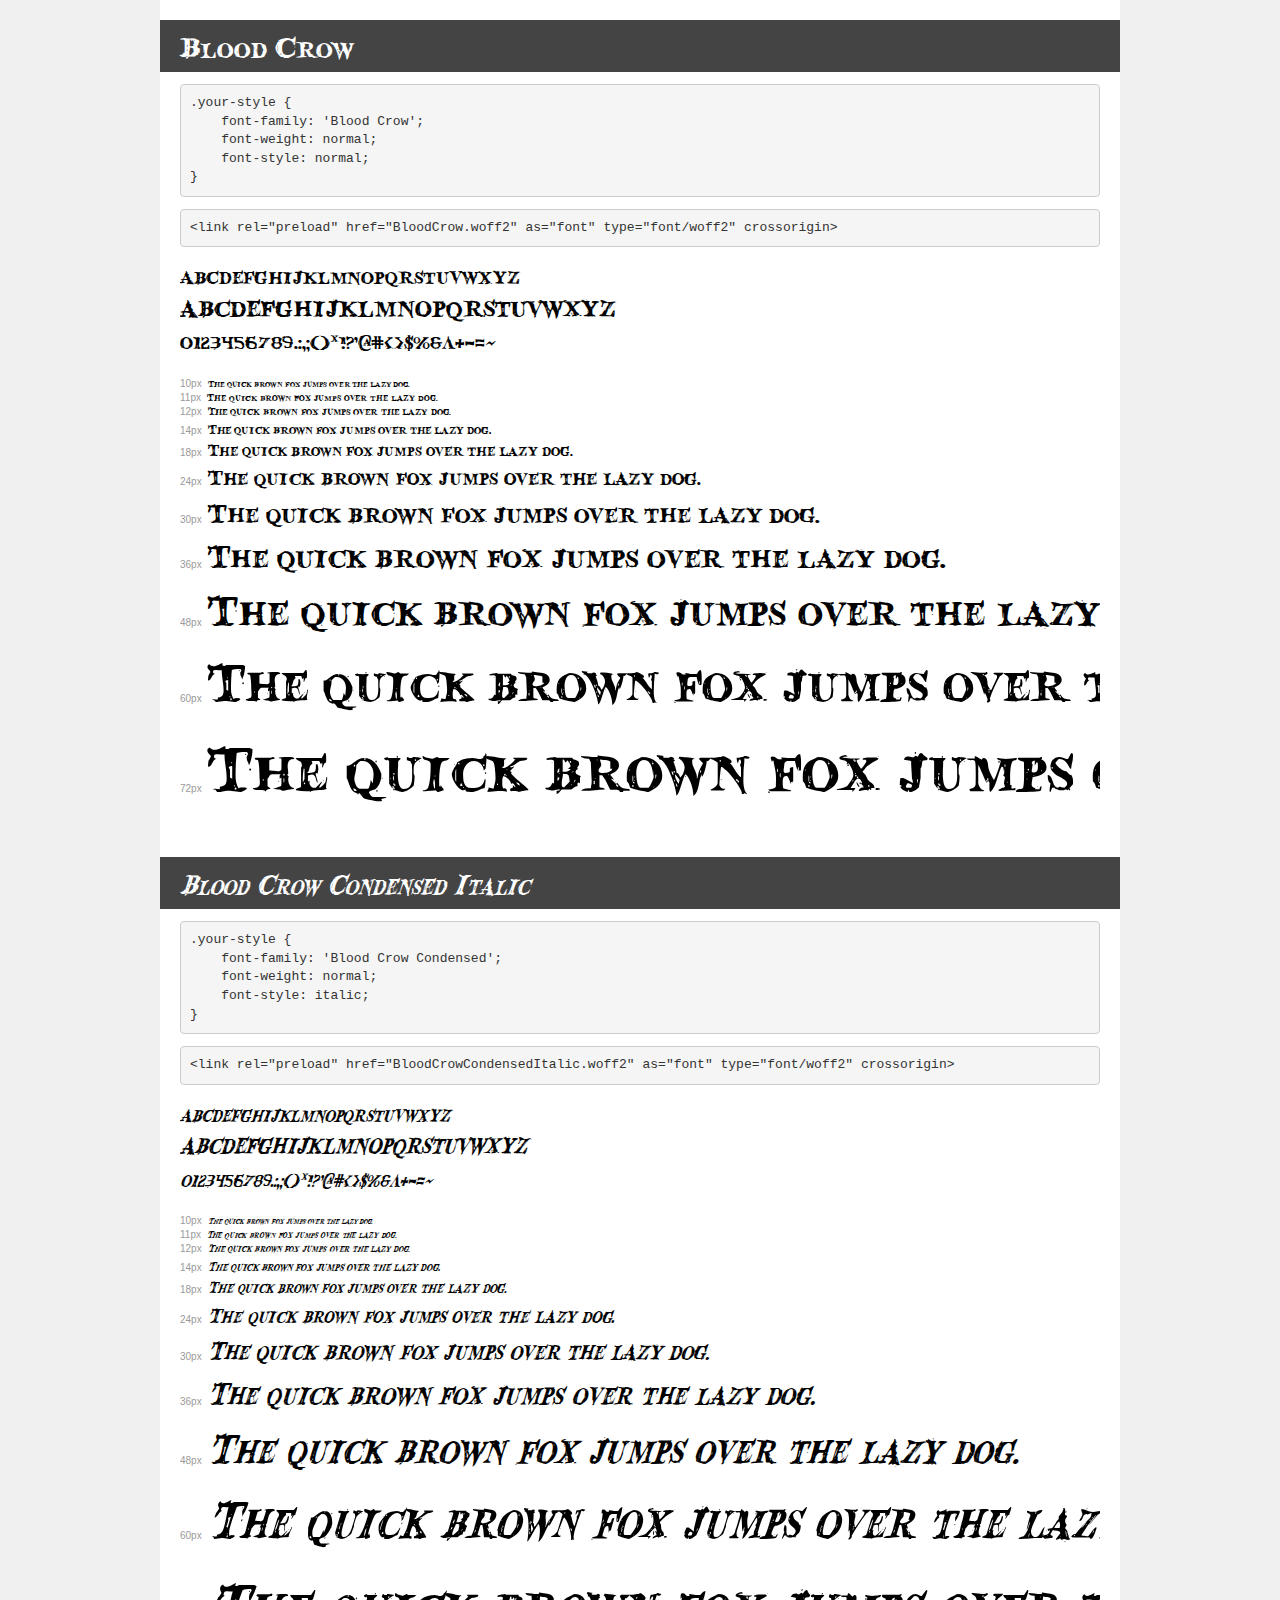
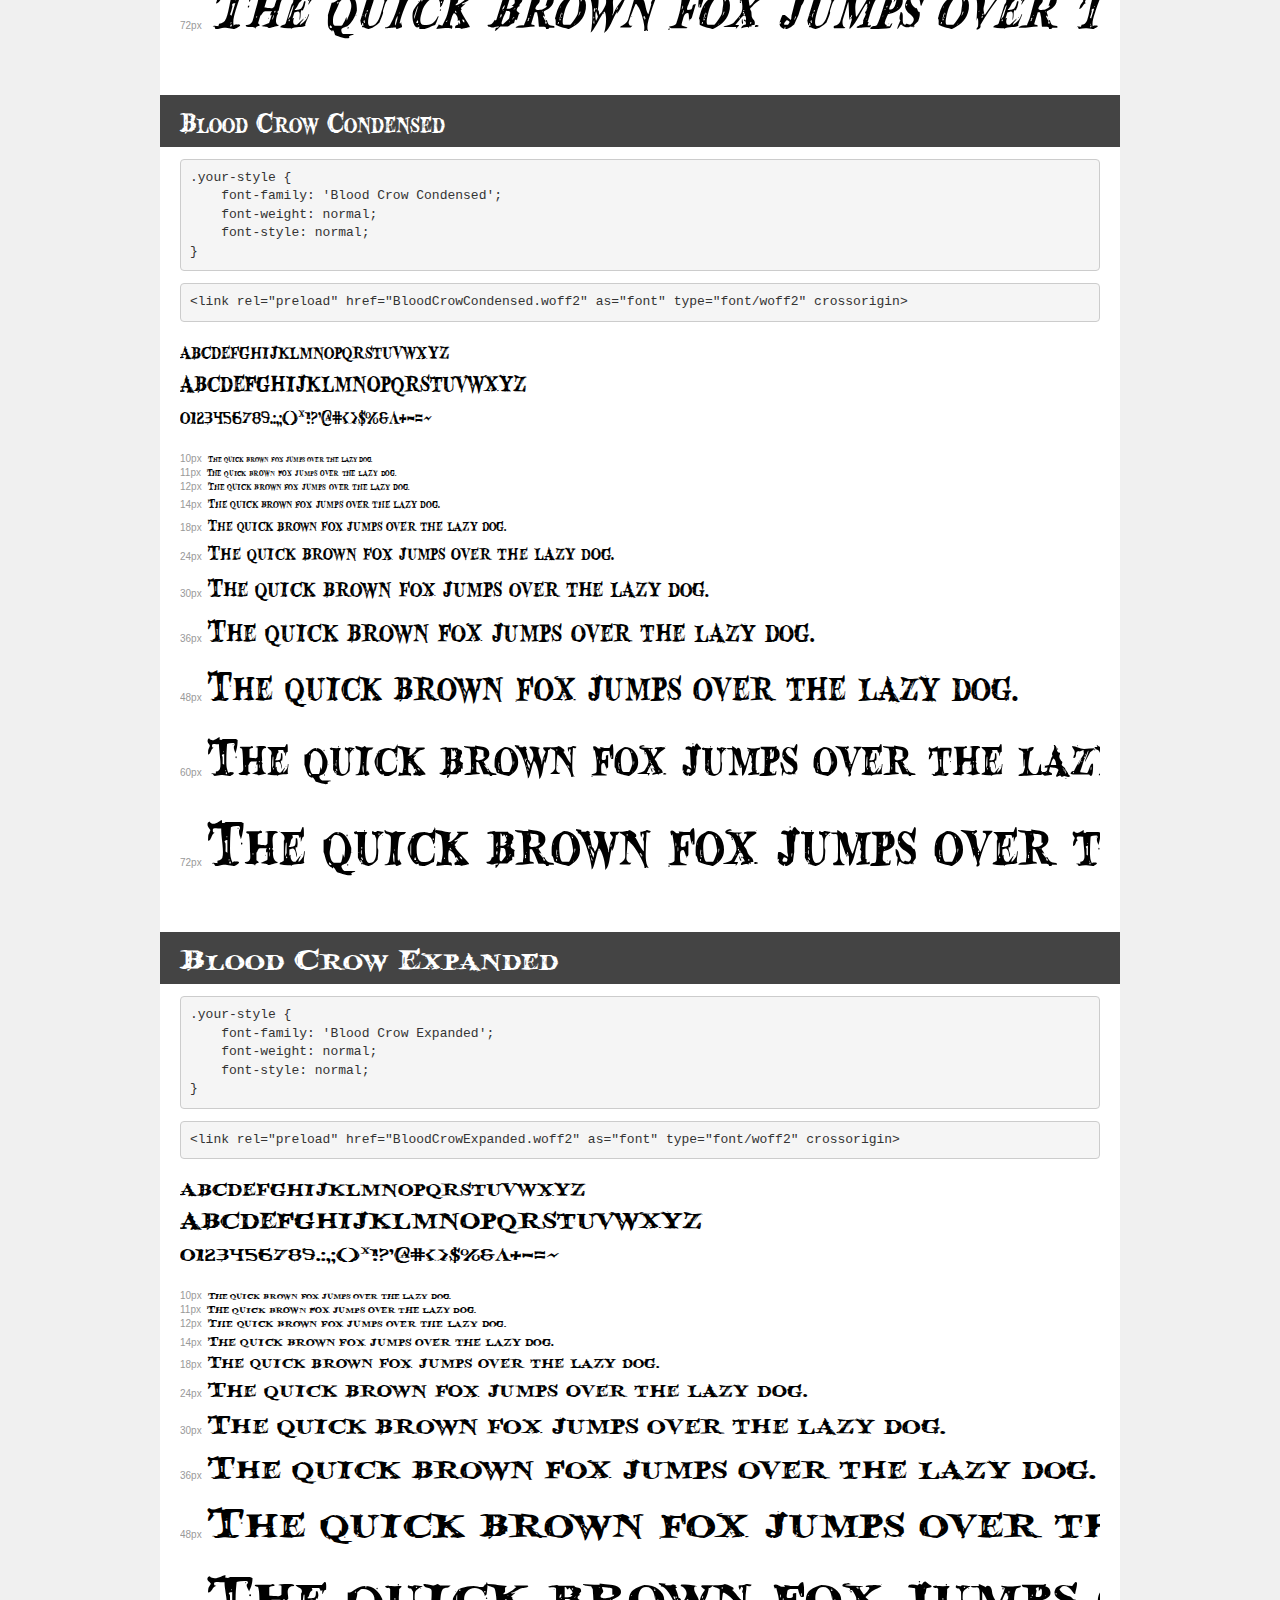
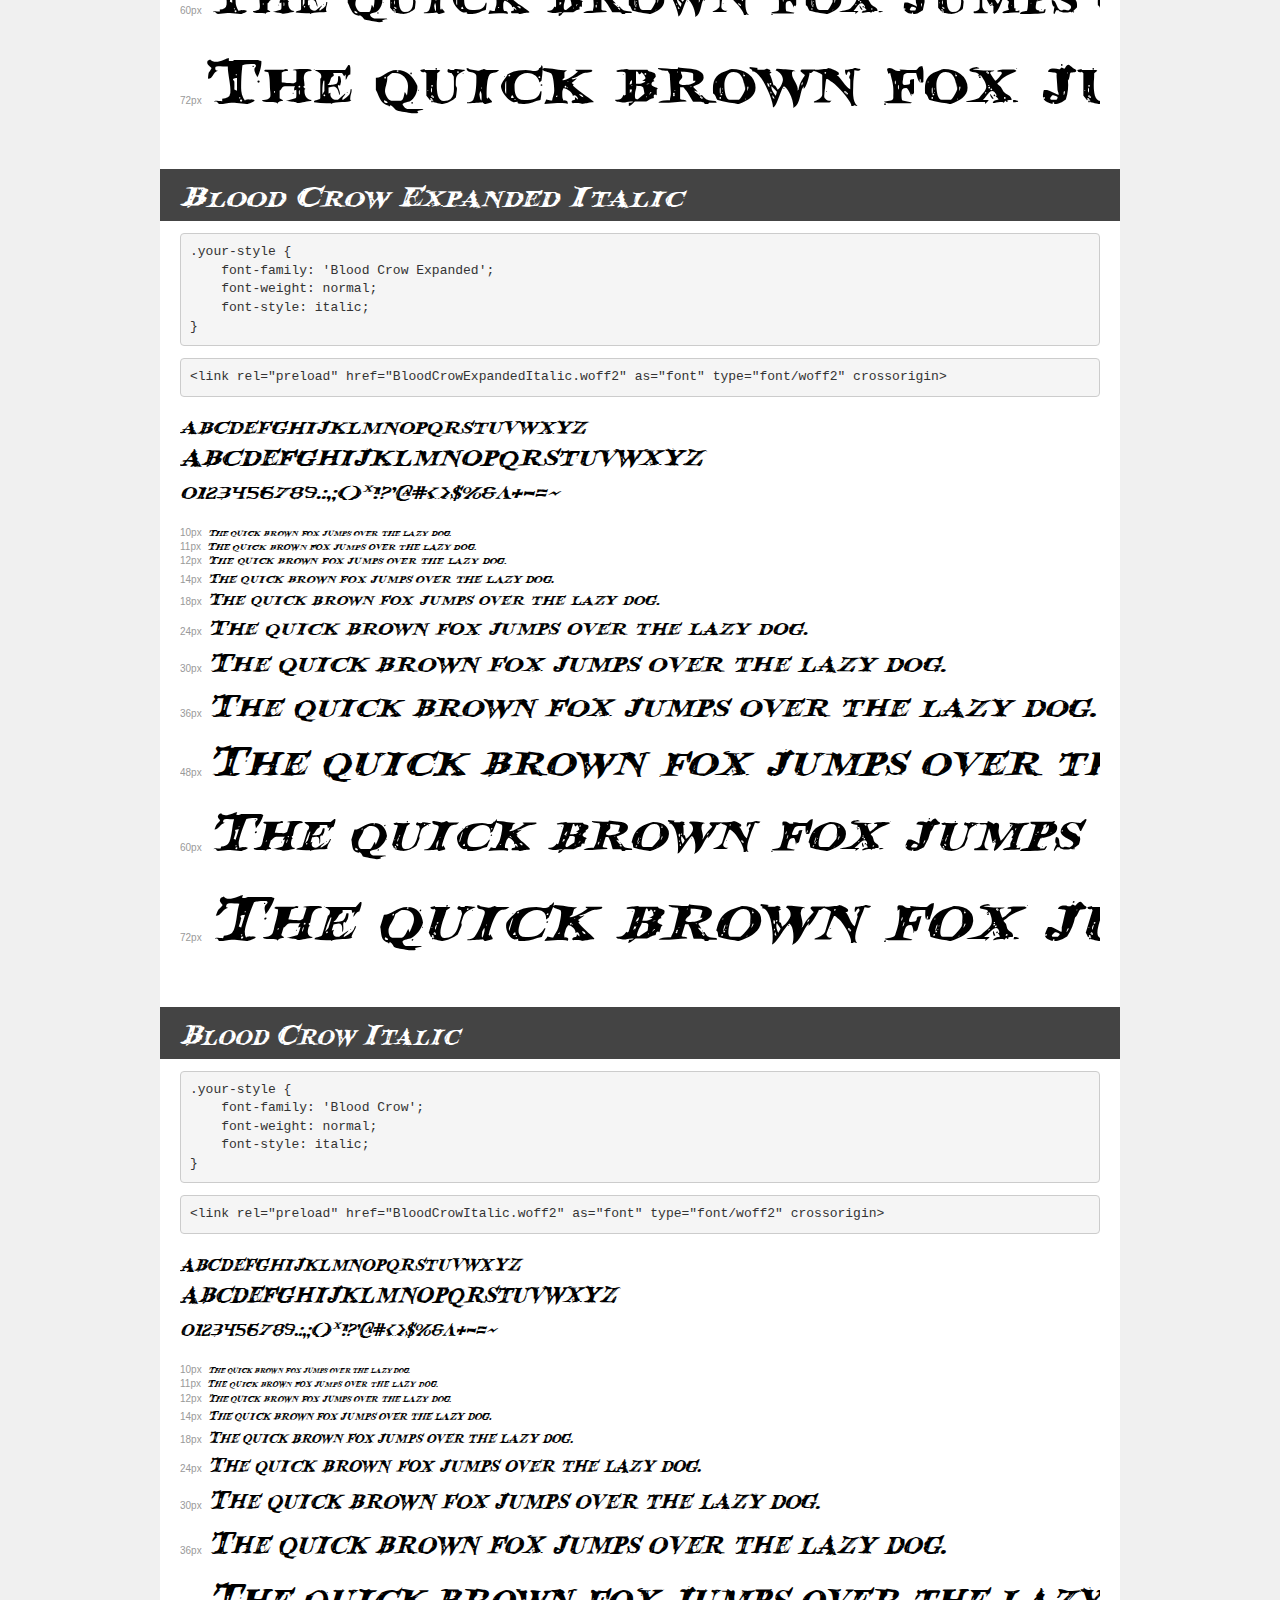
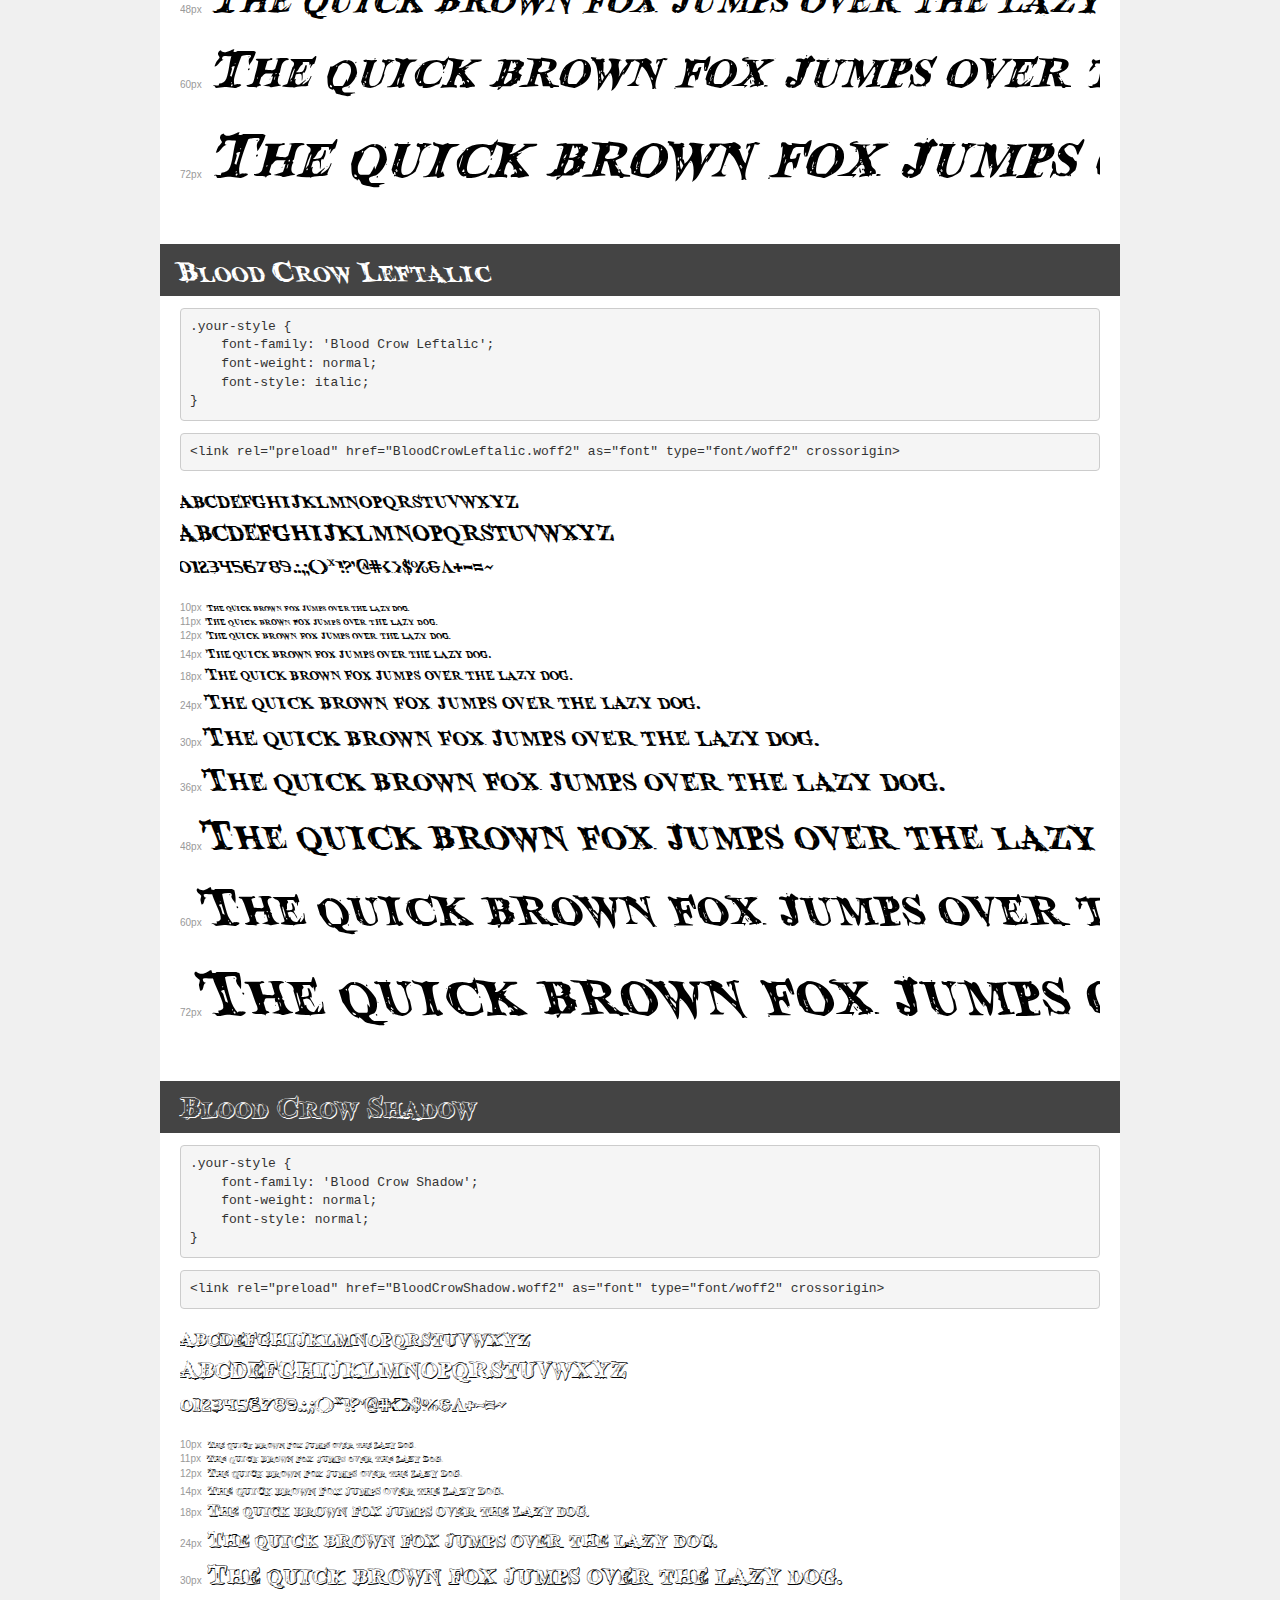
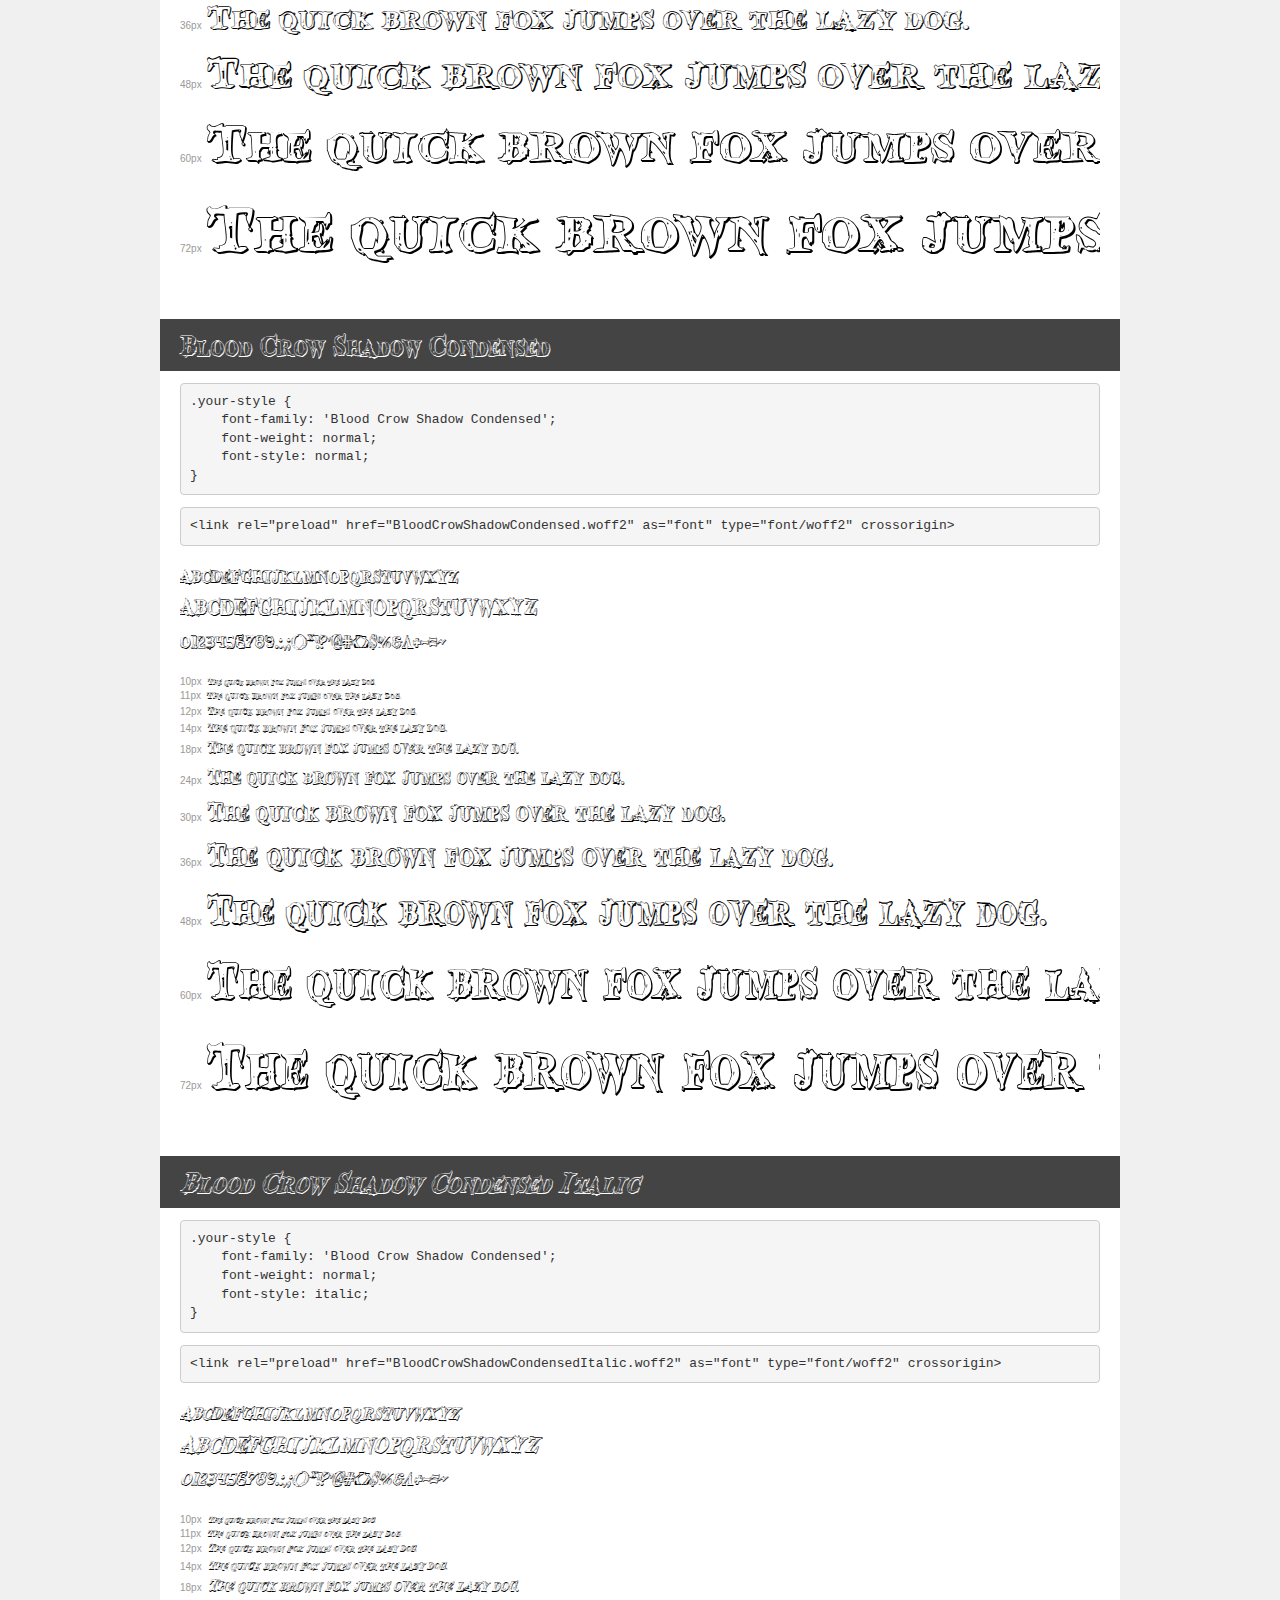
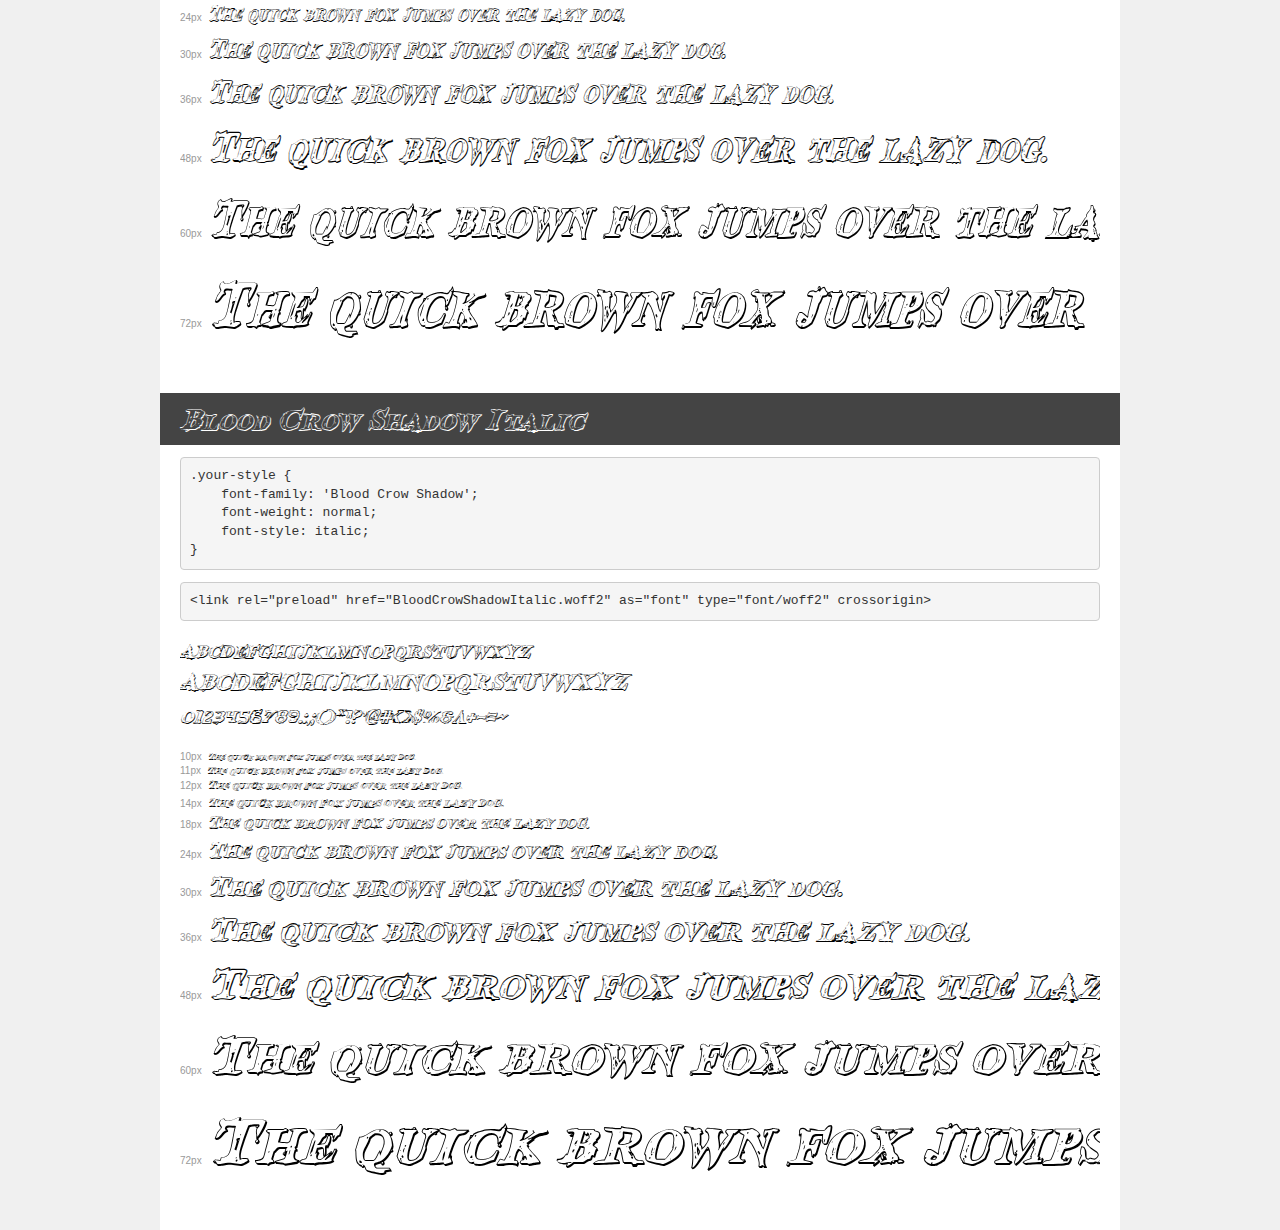
<file: demo.html>
<!DOCTYPE html>
<html lang="en">
<head>
    <meta charset="utf-8">
    <meta http-equiv="X-UA-Compatible" content="IE=edge">
    <meta name="viewport" content="width=device-width, initial-scale=1">
    <meta name="robots" content="noindex, noarchive">
    <meta name="format-detection" content="telephone=no">
    <title>Transfonter demo</title>
    <link href="stylesheet.css" rel="stylesheet">
    <style>
        /*
        http://meyerweb.com/eric/tools/css/reset/
        v2.0 | 20110126
        License: none (public domain)
        */
        html, body, div, span, applet, object, iframe,
        h1, h2, h3, h4, h5, h6, p, blockquote, pre,
        a, abbr, acronym, address, big, cite, code,
        del, dfn, em, img, ins, kbd, q, s, samp,
        small, strike, strong, sub, sup, tt, var,
        b, u, i, center,
        dl, dt, dd, ol, ul, li,
        fieldset, form, label, legend,
        table, caption, tbody, tfoot, thead, tr, th, td,
        article, aside, canvas, details, embed,
        figure, figcaption, footer, header, hgroup,
        menu, nav, output, ruby, section, summary,
        time, mark, audio, video {
            margin: 0;
            padding: 0;
            border: 0;
            font-size: 100%;
            font: inherit;
            vertical-align: baseline;
        }
        /* HTML5 display-role reset for older browsers */
        article, aside, details, figcaption, figure,
        footer, header, hgroup, menu, nav, section {
            display: block;
        }
        body {
            line-height: 1;
        }
        ol, ul {
            list-style: none;
        }
        blockquote, q {
            quotes: none;
        }
        blockquote:before, blockquote:after,
        q:before, q:after {
            content: '';
            content: none;
        }
        table {
            border-collapse: collapse;
            border-spacing: 0;
        }
        /* demo styles */
        body {
            background: #f0f0f0;
            color: #000;
        }
        .page {
            background: #fff;
            width: 920px;
            margin: 0 auto;
            padding: 20px 20px 0 20px;
            overflow: hidden;
        }
        .font-container {
            overflow-x: auto;
            overflow-y: hidden;
            margin-bottom: 40px;
            line-height: 1.3;
            white-space: nowrap;
            padding-bottom: 5px;
        }
        h1 {
            position: relative;
            background: #444;
            font-size: 32px;
            color: #fff;
            padding: 10px 20px;
            margin: 0 -20px 12px -20px;
        }
        .letters {
            font-size: 25px;
            margin-bottom: 20px;
        }
        .s10:before {
            content: '10px';
        }
        .s11:before {
            content: '11px';
        }
        .s12:before {
            content: '12px';
        }
        .s14:before {
            content: '14px';
        }
        .s18:before {
            content: '18px';
        }
        .s24:before {
            content: '24px';
        }
        .s30:before {
            content: '30px';
        }
        .s36:before {
            content: '36px';
        }
        .s48:before {
            content: '48px';
        }
        .s60:before {
            content: '60px';
        }
        .s72:before {
            content: '72px';
        }
        .s10:before, .s11:before, .s12:before, .s14:before,
        .s18:before, .s24:before, .s30:before, .s36:before,
        .s48:before, .s60:before, .s72:before {
            font-family: Arial, sans-serif;
            font-size: 10px;
            font-weight: normal;
            font-style: normal;
            color: #999;
            padding-right: 6px;
        }
        pre {
            display: block;
            padding: 9px;
            margin: 0 0 12px;
            font-family: Monaco, Menlo, Consolas, "Courier New", monospace;
            font-size: 13px;
            line-height: 1.428571429;
            color: #333;
            font-weight: normal;
            font-style: normal;
            background-color: #f5f5f5;
            border: 1px solid #ccc;
            overflow-x: auto;
            border-radius: 4px;
        }
        /* responsive */
        @media (max-width: 959px) {
            .page {
                width: auto;
                margin: 0;
            }
        }
    </style>
</head>
<body>
<div class="page">
    <div class="demo">
        <h1 style="font-family: 'Blood Crow'; font-weight: normal; font-style: normal;">Blood Crow</h1>
        <pre title="Usage">.your-style {
    font-family: 'Blood Crow';
    font-weight: normal;
    font-style: normal;
}</pre>
        <pre title="Preload (optional)">
&lt;link rel=&quot;preload&quot; href=&quot;BloodCrow.woff2&quot; as=&quot;font&quot; type=&quot;font/woff2&quot; crossorigin&gt;</pre>
        <div class="font-container" style="font-family: 'Blood Crow'; font-weight: normal; font-style: normal;">
            <p class="letters">
                abcdefghijklmnopqrstuvwxyz<br>
ABCDEFGHIJKLMNOPQRSTUVWXYZ<br>
                0123456789.:,;()*!?'@#&lt;&gt;$%&^+-=~
            </p>
            <p class="s10" style="font-size: 10px;">The quick brown fox jumps over the lazy dog.</p>
            <p class="s11" style="font-size: 11px;">The quick brown fox jumps over the lazy dog.</p>
            <p class="s12" style="font-size: 12px;">The quick brown fox jumps over the lazy dog.</p>
            <p class="s14" style="font-size: 14px;">The quick brown fox jumps over the lazy dog.</p>
            <p class="s18" style="font-size: 18px;">The quick brown fox jumps over the lazy dog.</p>
            <p class="s24" style="font-size: 24px;">The quick brown fox jumps over the lazy dog.</p>
            <p class="s30" style="font-size: 30px;">The quick brown fox jumps over the lazy dog.</p>
            <p class="s36" style="font-size: 36px;">The quick brown fox jumps over the lazy dog.</p>
            <p class="s48" style="font-size: 48px;">The quick brown fox jumps over the lazy dog.</p>
            <p class="s60" style="font-size: 60px;">The quick brown fox jumps over the lazy dog.</p>
            <p class="s72" style="font-size: 72px;">The quick brown fox jumps over the lazy dog.</p>
        </div>
    </div>

    <div class="demo">
        <h1 style="font-family: 'Blood Crow Condensed'; font-weight: normal; font-style: italic;">Blood Crow Condensed Italic</h1>
        <pre title="Usage">.your-style {
    font-family: 'Blood Crow Condensed';
    font-weight: normal;
    font-style: italic;
}</pre>
        <pre title="Preload (optional)">
&lt;link rel=&quot;preload&quot; href=&quot;BloodCrowCondensedItalic.woff2&quot; as=&quot;font&quot; type=&quot;font/woff2&quot; crossorigin&gt;</pre>
        <div class="font-container" style="font-family: 'Blood Crow Condensed'; font-weight: normal; font-style: italic;">
            <p class="letters">
                abcdefghijklmnopqrstuvwxyz<br>
ABCDEFGHIJKLMNOPQRSTUVWXYZ<br>
                0123456789.:,;()*!?'@#&lt;&gt;$%&^+-=~
            </p>
            <p class="s10" style="font-size: 10px;">The quick brown fox jumps over the lazy dog.</p>
            <p class="s11" style="font-size: 11px;">The quick brown fox jumps over the lazy dog.</p>
            <p class="s12" style="font-size: 12px;">The quick brown fox jumps over the lazy dog.</p>
            <p class="s14" style="font-size: 14px;">The quick brown fox jumps over the lazy dog.</p>
            <p class="s18" style="font-size: 18px;">The quick brown fox jumps over the lazy dog.</p>
            <p class="s24" style="font-size: 24px;">The quick brown fox jumps over the lazy dog.</p>
            <p class="s30" style="font-size: 30px;">The quick brown fox jumps over the lazy dog.</p>
            <p class="s36" style="font-size: 36px;">The quick brown fox jumps over the lazy dog.</p>
            <p class="s48" style="font-size: 48px;">The quick brown fox jumps over the lazy dog.</p>
            <p class="s60" style="font-size: 60px;">The quick brown fox jumps over the lazy dog.</p>
            <p class="s72" style="font-size: 72px;">The quick brown fox jumps over the lazy dog.</p>
        </div>
    </div>

    <div class="demo">
        <h1 style="font-family: 'Blood Crow Condensed'; font-weight: normal; font-style: normal;">Blood Crow Condensed</h1>
        <pre title="Usage">.your-style {
    font-family: 'Blood Crow Condensed';
    font-weight: normal;
    font-style: normal;
}</pre>
        <pre title="Preload (optional)">
&lt;link rel=&quot;preload&quot; href=&quot;BloodCrowCondensed.woff2&quot; as=&quot;font&quot; type=&quot;font/woff2&quot; crossorigin&gt;</pre>
        <div class="font-container" style="font-family: 'Blood Crow Condensed'; font-weight: normal; font-style: normal;">
            <p class="letters">
                abcdefghijklmnopqrstuvwxyz<br>
ABCDEFGHIJKLMNOPQRSTUVWXYZ<br>
                0123456789.:,;()*!?'@#&lt;&gt;$%&^+-=~
            </p>
            <p class="s10" style="font-size: 10px;">The quick brown fox jumps over the lazy dog.</p>
            <p class="s11" style="font-size: 11px;">The quick brown fox jumps over the lazy dog.</p>
            <p class="s12" style="font-size: 12px;">The quick brown fox jumps over the lazy dog.</p>
            <p class="s14" style="font-size: 14px;">The quick brown fox jumps over the lazy dog.</p>
            <p class="s18" style="font-size: 18px;">The quick brown fox jumps over the lazy dog.</p>
            <p class="s24" style="font-size: 24px;">The quick brown fox jumps over the lazy dog.</p>
            <p class="s30" style="font-size: 30px;">The quick brown fox jumps over the lazy dog.</p>
            <p class="s36" style="font-size: 36px;">The quick brown fox jumps over the lazy dog.</p>
            <p class="s48" style="font-size: 48px;">The quick brown fox jumps over the lazy dog.</p>
            <p class="s60" style="font-size: 60px;">The quick brown fox jumps over the lazy dog.</p>
            <p class="s72" style="font-size: 72px;">The quick brown fox jumps over the lazy dog.</p>
        </div>
    </div>

    <div class="demo">
        <h1 style="font-family: 'Blood Crow Expanded'; font-weight: normal; font-style: normal;">Blood Crow Expanded</h1>
        <pre title="Usage">.your-style {
    font-family: 'Blood Crow Expanded';
    font-weight: normal;
    font-style: normal;
}</pre>
        <pre title="Preload (optional)">
&lt;link rel=&quot;preload&quot; href=&quot;BloodCrowExpanded.woff2&quot; as=&quot;font&quot; type=&quot;font/woff2&quot; crossorigin&gt;</pre>
        <div class="font-container" style="font-family: 'Blood Crow Expanded'; font-weight: normal; font-style: normal;">
            <p class="letters">
                abcdefghijklmnopqrstuvwxyz<br>
ABCDEFGHIJKLMNOPQRSTUVWXYZ<br>
                0123456789.:,;()*!?'@#&lt;&gt;$%&^+-=~
            </p>
            <p class="s10" style="font-size: 10px;">The quick brown fox jumps over the lazy dog.</p>
            <p class="s11" style="font-size: 11px;">The quick brown fox jumps over the lazy dog.</p>
            <p class="s12" style="font-size: 12px;">The quick brown fox jumps over the lazy dog.</p>
            <p class="s14" style="font-size: 14px;">The quick brown fox jumps over the lazy dog.</p>
            <p class="s18" style="font-size: 18px;">The quick brown fox jumps over the lazy dog.</p>
            <p class="s24" style="font-size: 24px;">The quick brown fox jumps over the lazy dog.</p>
            <p class="s30" style="font-size: 30px;">The quick brown fox jumps over the lazy dog.</p>
            <p class="s36" style="font-size: 36px;">The quick brown fox jumps over the lazy dog.</p>
            <p class="s48" style="font-size: 48px;">The quick brown fox jumps over the lazy dog.</p>
            <p class="s60" style="font-size: 60px;">The quick brown fox jumps over the lazy dog.</p>
            <p class="s72" style="font-size: 72px;">The quick brown fox jumps over the lazy dog.</p>
        </div>
    </div>

    <div class="demo">
        <h1 style="font-family: 'Blood Crow Expanded'; font-weight: normal; font-style: italic;">Blood Crow Expanded Italic</h1>
        <pre title="Usage">.your-style {
    font-family: 'Blood Crow Expanded';
    font-weight: normal;
    font-style: italic;
}</pre>
        <pre title="Preload (optional)">
&lt;link rel=&quot;preload&quot; href=&quot;BloodCrowExpandedItalic.woff2&quot; as=&quot;font&quot; type=&quot;font/woff2&quot; crossorigin&gt;</pre>
        <div class="font-container" style="font-family: 'Blood Crow Expanded'; font-weight: normal; font-style: italic;">
            <p class="letters">
                abcdefghijklmnopqrstuvwxyz<br>
ABCDEFGHIJKLMNOPQRSTUVWXYZ<br>
                0123456789.:,;()*!?'@#&lt;&gt;$%&^+-=~
            </p>
            <p class="s10" style="font-size: 10px;">The quick brown fox jumps over the lazy dog.</p>
            <p class="s11" style="font-size: 11px;">The quick brown fox jumps over the lazy dog.</p>
            <p class="s12" style="font-size: 12px;">The quick brown fox jumps over the lazy dog.</p>
            <p class="s14" style="font-size: 14px;">The quick brown fox jumps over the lazy dog.</p>
            <p class="s18" style="font-size: 18px;">The quick brown fox jumps over the lazy dog.</p>
            <p class="s24" style="font-size: 24px;">The quick brown fox jumps over the lazy dog.</p>
            <p class="s30" style="font-size: 30px;">The quick brown fox jumps over the lazy dog.</p>
            <p class="s36" style="font-size: 36px;">The quick brown fox jumps over the lazy dog.</p>
            <p class="s48" style="font-size: 48px;">The quick brown fox jumps over the lazy dog.</p>
            <p class="s60" style="font-size: 60px;">The quick brown fox jumps over the lazy dog.</p>
            <p class="s72" style="font-size: 72px;">The quick brown fox jumps over the lazy dog.</p>
        </div>
    </div>

    <div class="demo">
        <h1 style="font-family: 'Blood Crow'; font-weight: normal; font-style: italic;">Blood Crow Italic</h1>
        <pre title="Usage">.your-style {
    font-family: 'Blood Crow';
    font-weight: normal;
    font-style: italic;
}</pre>
        <pre title="Preload (optional)">
&lt;link rel=&quot;preload&quot; href=&quot;BloodCrowItalic.woff2&quot; as=&quot;font&quot; type=&quot;font/woff2&quot; crossorigin&gt;</pre>
        <div class="font-container" style="font-family: 'Blood Crow'; font-weight: normal; font-style: italic;">
            <p class="letters">
                abcdefghijklmnopqrstuvwxyz<br>
ABCDEFGHIJKLMNOPQRSTUVWXYZ<br>
                0123456789.:,;()*!?'@#&lt;&gt;$%&^+-=~
            </p>
            <p class="s10" style="font-size: 10px;">The quick brown fox jumps over the lazy dog.</p>
            <p class="s11" style="font-size: 11px;">The quick brown fox jumps over the lazy dog.</p>
            <p class="s12" style="font-size: 12px;">The quick brown fox jumps over the lazy dog.</p>
            <p class="s14" style="font-size: 14px;">The quick brown fox jumps over the lazy dog.</p>
            <p class="s18" style="font-size: 18px;">The quick brown fox jumps over the lazy dog.</p>
            <p class="s24" style="font-size: 24px;">The quick brown fox jumps over the lazy dog.</p>
            <p class="s30" style="font-size: 30px;">The quick brown fox jumps over the lazy dog.</p>
            <p class="s36" style="font-size: 36px;">The quick brown fox jumps over the lazy dog.</p>
            <p class="s48" style="font-size: 48px;">The quick brown fox jumps over the lazy dog.</p>
            <p class="s60" style="font-size: 60px;">The quick brown fox jumps over the lazy dog.</p>
            <p class="s72" style="font-size: 72px;">The quick brown fox jumps over the lazy dog.</p>
        </div>
    </div>

    <div class="demo">
        <h1 style="font-family: 'Blood Crow Leftalic'; font-weight: normal; font-style: italic;">Blood Crow Leftalic</h1>
        <pre title="Usage">.your-style {
    font-family: 'Blood Crow Leftalic';
    font-weight: normal;
    font-style: italic;
}</pre>
        <pre title="Preload (optional)">
&lt;link rel=&quot;preload&quot; href=&quot;BloodCrowLeftalic.woff2&quot; as=&quot;font&quot; type=&quot;font/woff2&quot; crossorigin&gt;</pre>
        <div class="font-container" style="font-family: 'Blood Crow Leftalic'; font-weight: normal; font-style: italic;">
            <p class="letters">
                abcdefghijklmnopqrstuvwxyz<br>
ABCDEFGHIJKLMNOPQRSTUVWXYZ<br>
                0123456789.:,;()*!?'@#&lt;&gt;$%&^+-=~
            </p>
            <p class="s10" style="font-size: 10px;">The quick brown fox jumps over the lazy dog.</p>
            <p class="s11" style="font-size: 11px;">The quick brown fox jumps over the lazy dog.</p>
            <p class="s12" style="font-size: 12px;">The quick brown fox jumps over the lazy dog.</p>
            <p class="s14" style="font-size: 14px;">The quick brown fox jumps over the lazy dog.</p>
            <p class="s18" style="font-size: 18px;">The quick brown fox jumps over the lazy dog.</p>
            <p class="s24" style="font-size: 24px;">The quick brown fox jumps over the lazy dog.</p>
            <p class="s30" style="font-size: 30px;">The quick brown fox jumps over the lazy dog.</p>
            <p class="s36" style="font-size: 36px;">The quick brown fox jumps over the lazy dog.</p>
            <p class="s48" style="font-size: 48px;">The quick brown fox jumps over the lazy dog.</p>
            <p class="s60" style="font-size: 60px;">The quick brown fox jumps over the lazy dog.</p>
            <p class="s72" style="font-size: 72px;">The quick brown fox jumps over the lazy dog.</p>
        </div>
    </div>

    <div class="demo">
        <h1 style="font-family: 'Blood Crow Shadow'; font-weight: normal; font-style: normal;">Blood Crow Shadow</h1>
        <pre title="Usage">.your-style {
    font-family: 'Blood Crow Shadow';
    font-weight: normal;
    font-style: normal;
}</pre>
        <pre title="Preload (optional)">
&lt;link rel=&quot;preload&quot; href=&quot;BloodCrowShadow.woff2&quot; as=&quot;font&quot; type=&quot;font/woff2&quot; crossorigin&gt;</pre>
        <div class="font-container" style="font-family: 'Blood Crow Shadow'; font-weight: normal; font-style: normal;">
            <p class="letters">
                abcdefghijklmnopqrstuvwxyz<br>
ABCDEFGHIJKLMNOPQRSTUVWXYZ<br>
                0123456789.:,;()*!?'@#&lt;&gt;$%&^+-=~
            </p>
            <p class="s10" style="font-size: 10px;">The quick brown fox jumps over the lazy dog.</p>
            <p class="s11" style="font-size: 11px;">The quick brown fox jumps over the lazy dog.</p>
            <p class="s12" style="font-size: 12px;">The quick brown fox jumps over the lazy dog.</p>
            <p class="s14" style="font-size: 14px;">The quick brown fox jumps over the lazy dog.</p>
            <p class="s18" style="font-size: 18px;">The quick brown fox jumps over the lazy dog.</p>
            <p class="s24" style="font-size: 24px;">The quick brown fox jumps over the lazy dog.</p>
            <p class="s30" style="font-size: 30px;">The quick brown fox jumps over the lazy dog.</p>
            <p class="s36" style="font-size: 36px;">The quick brown fox jumps over the lazy dog.</p>
            <p class="s48" style="font-size: 48px;">The quick brown fox jumps over the lazy dog.</p>
            <p class="s60" style="font-size: 60px;">The quick brown fox jumps over the lazy dog.</p>
            <p class="s72" style="font-size: 72px;">The quick brown fox jumps over the lazy dog.</p>
        </div>
    </div>

    <div class="demo">
        <h1 style="font-family: 'Blood Crow Shadow Condensed'; font-weight: normal; font-style: normal;">Blood Crow Shadow Condensed</h1>
        <pre title="Usage">.your-style {
    font-family: 'Blood Crow Shadow Condensed';
    font-weight: normal;
    font-style: normal;
}</pre>
        <pre title="Preload (optional)">
&lt;link rel=&quot;preload&quot; href=&quot;BloodCrowShadowCondensed.woff2&quot; as=&quot;font&quot; type=&quot;font/woff2&quot; crossorigin&gt;</pre>
        <div class="font-container" style="font-family: 'Blood Crow Shadow Condensed'; font-weight: normal; font-style: normal;">
            <p class="letters">
                abcdefghijklmnopqrstuvwxyz<br>
ABCDEFGHIJKLMNOPQRSTUVWXYZ<br>
                0123456789.:,;()*!?'@#&lt;&gt;$%&^+-=~
            </p>
            <p class="s10" style="font-size: 10px;">The quick brown fox jumps over the lazy dog.</p>
            <p class="s11" style="font-size: 11px;">The quick brown fox jumps over the lazy dog.</p>
            <p class="s12" style="font-size: 12px;">The quick brown fox jumps over the lazy dog.</p>
            <p class="s14" style="font-size: 14px;">The quick brown fox jumps over the lazy dog.</p>
            <p class="s18" style="font-size: 18px;">The quick brown fox jumps over the lazy dog.</p>
            <p class="s24" style="font-size: 24px;">The quick brown fox jumps over the lazy dog.</p>
            <p class="s30" style="font-size: 30px;">The quick brown fox jumps over the lazy dog.</p>
            <p class="s36" style="font-size: 36px;">The quick brown fox jumps over the lazy dog.</p>
            <p class="s48" style="font-size: 48px;">The quick brown fox jumps over the lazy dog.</p>
            <p class="s60" style="font-size: 60px;">The quick brown fox jumps over the lazy dog.</p>
            <p class="s72" style="font-size: 72px;">The quick brown fox jumps over the lazy dog.</p>
        </div>
    </div>

    <div class="demo">
        <h1 style="font-family: 'Blood Crow Shadow Condensed'; font-weight: normal; font-style: italic;">Blood Crow Shadow Condensed Italic</h1>
        <pre title="Usage">.your-style {
    font-family: 'Blood Crow Shadow Condensed';
    font-weight: normal;
    font-style: italic;
}</pre>
        <pre title="Preload (optional)">
&lt;link rel=&quot;preload&quot; href=&quot;BloodCrowShadowCondensedItalic.woff2&quot; as=&quot;font&quot; type=&quot;font/woff2&quot; crossorigin&gt;</pre>
        <div class="font-container" style="font-family: 'Blood Crow Shadow Condensed'; font-weight: normal; font-style: italic;">
            <p class="letters">
                abcdefghijklmnopqrstuvwxyz<br>
ABCDEFGHIJKLMNOPQRSTUVWXYZ<br>
                0123456789.:,;()*!?'@#&lt;&gt;$%&^+-=~
            </p>
            <p class="s10" style="font-size: 10px;">The quick brown fox jumps over the lazy dog.</p>
            <p class="s11" style="font-size: 11px;">The quick brown fox jumps over the lazy dog.</p>
            <p class="s12" style="font-size: 12px;">The quick brown fox jumps over the lazy dog.</p>
            <p class="s14" style="font-size: 14px;">The quick brown fox jumps over the lazy dog.</p>
            <p class="s18" style="font-size: 18px;">The quick brown fox jumps over the lazy dog.</p>
            <p class="s24" style="font-size: 24px;">The quick brown fox jumps over the lazy dog.</p>
            <p class="s30" style="font-size: 30px;">The quick brown fox jumps over the lazy dog.</p>
            <p class="s36" style="font-size: 36px;">The quick brown fox jumps over the lazy dog.</p>
            <p class="s48" style="font-size: 48px;">The quick brown fox jumps over the lazy dog.</p>
            <p class="s60" style="font-size: 60px;">The quick brown fox jumps over the lazy dog.</p>
            <p class="s72" style="font-size: 72px;">The quick brown fox jumps over the lazy dog.</p>
        </div>
    </div>

    <div class="demo">
        <h1 style="font-family: 'Blood Crow Shadow'; font-weight: normal; font-style: italic;">Blood Crow Shadow Italic</h1>
        <pre title="Usage">.your-style {
    font-family: 'Blood Crow Shadow';
    font-weight: normal;
    font-style: italic;
}</pre>
        <pre title="Preload (optional)">
&lt;link rel=&quot;preload&quot; href=&quot;BloodCrowShadowItalic.woff2&quot; as=&quot;font&quot; type=&quot;font/woff2&quot; crossorigin&gt;</pre>
        <div class="font-container" style="font-family: 'Blood Crow Shadow'; font-weight: normal; font-style: italic;">
            <p class="letters">
                abcdefghijklmnopqrstuvwxyz<br>
ABCDEFGHIJKLMNOPQRSTUVWXYZ<br>
                0123456789.:,;()*!?'@#&lt;&gt;$%&^+-=~
            </p>
            <p class="s10" style="font-size: 10px;">The quick brown fox jumps over the lazy dog.</p>
            <p class="s11" style="font-size: 11px;">The quick brown fox jumps over the lazy dog.</p>
            <p class="s12" style="font-size: 12px;">The quick brown fox jumps over the lazy dog.</p>
            <p class="s14" style="font-size: 14px;">The quick brown fox jumps over the lazy dog.</p>
            <p class="s18" style="font-size: 18px;">The quick brown fox jumps over the lazy dog.</p>
            <p class="s24" style="font-size: 24px;">The quick brown fox jumps over the lazy dog.</p>
            <p class="s30" style="font-size: 30px;">The quick brown fox jumps over the lazy dog.</p>
            <p class="s36" style="font-size: 36px;">The quick brown fox jumps over the lazy dog.</p>
            <p class="s48" style="font-size: 48px;">The quick brown fox jumps over the lazy dog.</p>
            <p class="s60" style="font-size: 60px;">The quick brown fox jumps over the lazy dog.</p>
            <p class="s72" style="font-size: 72px;">The quick brown fox jumps over the lazy dog.</p>
        </div>
    </div>

</div>
</body>
</html>
</file>
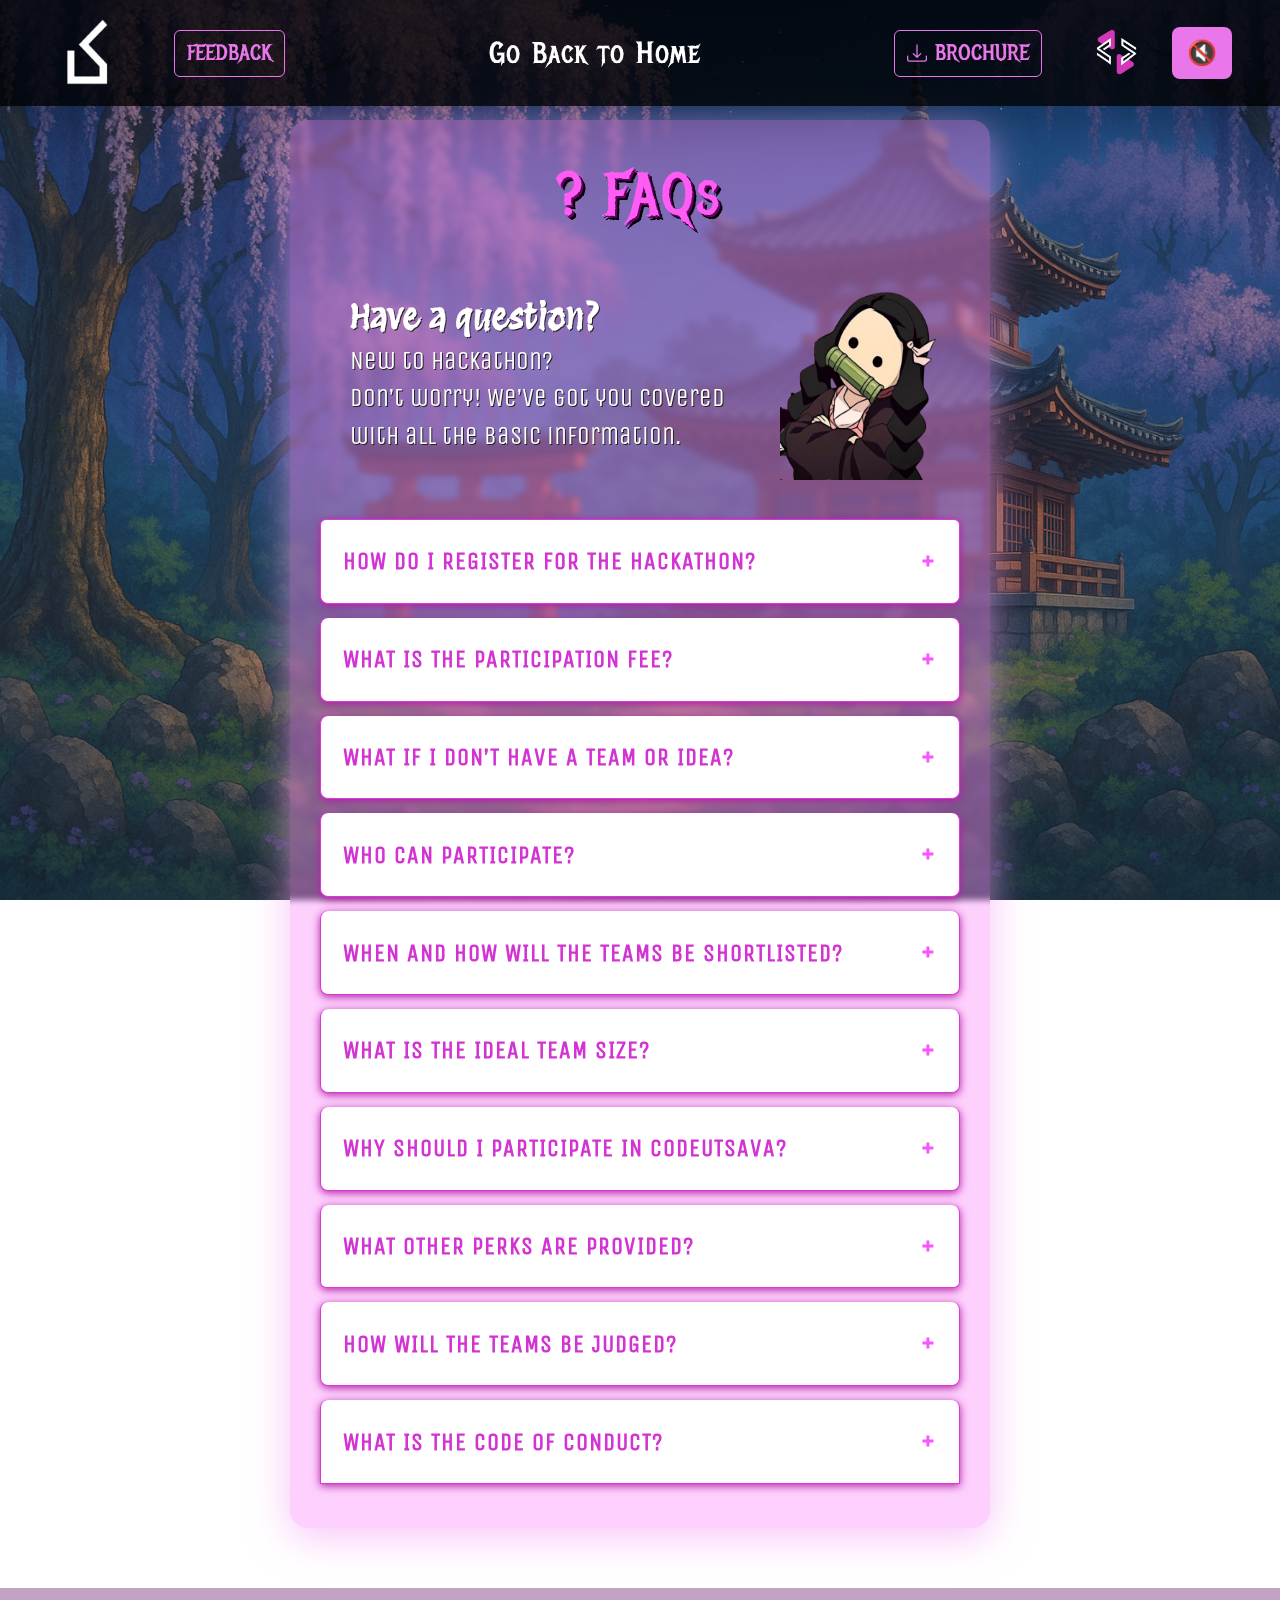
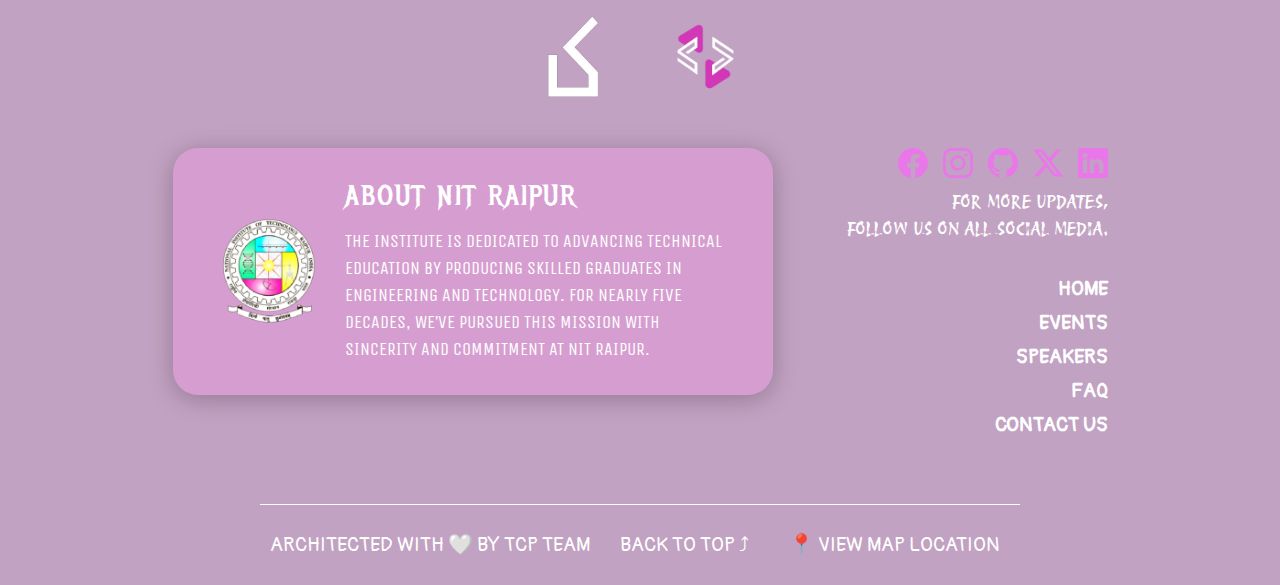
<file: faq.html>
<!DOCTYPE html>
<html lang="en">
<head>
  <meta charset="UTF-8">
  <meta name="viewport" content="width=device-width, initial-scale=1.0">
  <title>FAQs</title>
    <link rel="stylesheet" href="https://cdn.jsdelivr.net/npm/bootstrap@5.3.6/dist/css/bootstrap.min.css">
  <link href="https://fonts.googleapis.com/css2?family=Press+Start+2P&display=swap" rel="stylesheet">
    <link rel="preconnect" href="https://fonts.googleapis.com">
  <link rel="preconnect" href="https://fonts.gstatic.com" crossorigin>
  <link href="https://fonts.googleapis.com/css2?family=Metal+Mania&display=swap" rel="stylesheet">
  <link href="https://fonts.googleapis.com/css2?family=Almendra+SC&family=Unica+One&display=swap" rel="stylesheet">
<link href="https://fonts.googleapis.com/css2?family=Alumni+Sans+Pinstripe:ital@0;1&display=swap" rel="stylesheet">
<link href="https://fonts.googleapis.com/css2?family=Pangolin&display=swap" rel="stylesheet">
<link href="https://fonts.googleapis.com/css2?family=Protest+Revolution&display=swap" rel="stylesheet">
  <style>
    body {
  margin: 0;
  padding: 0;
  min-height: 100vh;
  background: url('./Demon slayer.png') center/cover no-repeat;
  background-attachment: fixed;
  font-family: 'Press Start 2P', monospace;
  color: #fff;
}

body, html {
      height: 100%;
      margin: 0;
      padding: 0;
    }

    body {
  min-height: 100vh;
  margin: 0;
  padding: 0;
  background: url("./Demon slayer.png") no-repeat center center fixed;
  background-size: cover;
}



    nav.navbar {
      background-color: rgba(0, 0, 0, 0.8) !important; 
      font-size: 18px;
      font-family: 'Metal Mania', system-ui;
      z-index: 1000;
      display: flex;
      justify-content: space-around;
    }

    .navbar .nav-link {
      color: #ffffff !important;
      transition: color 0.3s ease;
      font-size: 30px;
    }

    .navbar .nav-link:hover {
      color: #e977e9 !important;
    }

    .navbar-brand {
      font-size: 30px;
      display: flex;
      align-items: center;
      gap: 12px;
    }

    .navbar-brand img {
      height: 80px;
      width: 80px;
    }

    .font {
      font-family: 'BloodCrow';
      font-size: 50px;
      color: #e977e9;
    }

    .navbar-nav {
      gap: 20px;
    }

    .nav-link {
      font-size: 24px;
      letter-spacing: 1px;
    }

    .btn-outline-primary {
      --bs-btn-color: #e977e9;
      --bs-btn-border-color: #e977e9;
      --bs-btn-hover-color: #fff;
      --bs-btn-hover-bg: #dc36dc;
      --bs-btn-hover-border-color: #dc36dc;
      --bs-btn-focus-shadow-rgb: 13, 110, 253;
      --bs-btn-active-color: #fff;
      --bs-btn-active-bg: #bf20af;
      --bs-btn-active-border-color: #bf20af;
      --bs-btn-active-shadow: inset 0 3px 5px rgba(0, 0, 0, 0.125);
      --bs-btn-disabled-color: #dc36dc;
      --bs-btn-disabled-bg: transparent;
      --bs-btn-disabled-border-color: #dc36dc;
      --bs-gradient: none;
      margin-left: 30px;
      margin-right: 40px;
    }

    .btn {
      --bs-btn-font-size: 22px;
    }


    .container-fluid {
      display: grid;
      grid-template-columns: auto 1fr auto;
      align-items: center;
    }
    .faq-container {
     max-width: 700px;
  margin: 120px auto 60px auto;
      background: #fb8ffb6c;
      border-radius: 18px;
      box-shadow: 0 8px 40px 0 rgba(245, 163, 245, 0.667);
      backdrop-filter: blur(3px);
      padding: 40px 30px 30px 30px;
      position: relative;
    }
    .faq-header {
      display: flex;
      align-items: flex-start;
      gap: 30px;
      margin-bottom: 18px;
    }
    .nezuko{
        display:flex;
    }
    .nezuko b{
        font-family: "Protest Revolution";
        font-size: 35px;
    }
    .faq-header img {
        height: 200px;
      width: 180px;
      margin-top: 40px;
    }
    .faq-header h1 {
        font-family: "Metal Mania";
      font-size: 60px;
      text-align: center;
      letter-spacing: 2px;
      margin: 0 0 8px 0;
      color: #ff5cf4;
      text-shadow: 2px 2px 0 #660266, 4px 4px 0 #000;
    }
    .faq-header p {
        font-family: "Unica One";
      font-size: 25px;
      margin-top: 20px;
      padding: 30px;
      color: #fff;
      text-shadow: 1px 1px 0 #222;
    }
    .accordion {
      margin-top: 18px;
    }
    .accordion-item {
      background: #ffffff;
      margin-bottom: 14px;
      border-radius: 8px;
      overflow: hidden;
      border: 1.5px solid #dc36dc;
      box-shadow: 0 2px 8px #b41ea5;
    }
    .accordion-title {
        font-family: "Unica One";
      cursor: pointer;
      padding: 18px 22px;
      font-size: 24px;
      font-weight: 700;
      color: #d233d2;
      position: relative;
      transition: background 0.2s;
      letter-spacing: 1px;
      user-select: none;
      display: flex;
      align-items: center;
      justify-content: space-between;
    }
    .accordion-title:after {
      content: '+';
      font-size: 1.3em;
      color: #f855fd;
      transition: transform 0.2s;
    }
    .accordion-title.active:after {
      content: '-';
      transform: rotate(180deg);
    }
    .accordion-content {
        font-family: "Pangolin";
        font-weight: 400;
      max-height: 0;
      overflow: hidden;
      background: #ffffff8f;
      color: #bf20af;
      font-size: 22px;
      padding: 0 22px;
      transition: max-height 0.35s cubic-bezier(0.4,0,0.2,1), padding 0.25s;
    }
    .accordion-content.open {
      padding: 18px 22px;
      max-height: 300px;
    }
    /* Responsive */
    @media (max-width: 800px) {
      .faq-container { margin: 30px 5vw; }
    }
    @media (max-width: 500px) {
      .faq-header { flex-direction: column; align-items: center; }
      .faq-header img { margin-bottom: 10px; }
      .faq-container { padding: 18px 5vw; }
    }

    .footer-content {
  background-color: #5a065a5f;
  padding: 20px;
  display: flex;
  flex-direction: column;
  align-items: center;
  gap: 24px;
}

.footer-logos {
  display: flex;
  justify-content: center;
  gap: 32px;
  width: 100%;
  margin-bottom: 16px;
}

.footer-main {
  display: flex;
  justify-content: center;
  align-items: flex-start;
  gap: 60px;
  width: 100%;
  max-width: 1200px;
}

.about {
  background-color: #ff95ec55;
  border-radius: 25px;
  display: flex;
  align-items: center;
  padding: 32px 40px;
  max-width: 600px;
  min-width: 350px;
  color: #fff;
  box-shadow: 0 4px 24px rgba(0,0,0,0.25);
}

.about .logo {
  width: 120px;
  height: 120px;
  margin-right: 24px;
}

.about-text h2 {
  font-family: 'Metal Mania', system-ui;
  font-size: 28px;
  margin-bottom: 14px;
  color: #fff;
  letter-spacing: 2px;
}

.about-text p {
  font-family: 'Unica One', sans-serif;
  font-size: 18px;
  color: #fff;
  margin: 0;
  line-height: 1.5;
}

.footer-side {
  display: flex;
  flex-direction: column;
  align-items: flex-end;
  gap: 16px;
}

.social-section {
  text-align: right;
}

.social-section p {
  font-family: "Protest Revolution";
  font-size: 18px;
  text-align: right;
}

.social-icons {
  margin-left: 65px;
  display: flex;
  gap: 15px;
  margin-bottom: 10px;
  color: white;
}

.social-icons a img {
  width: 28px;
  margin: 0 4px;
  filter: brightness(0) invert(1);
}

.nav-links {
  font-family: "Pangolin";
  font-size: 20px;
  display: flex;
  flex-direction: column;
  text-align: right;
  gap: 4px;
}

.nav-links a {
  color: white;
  text-decoration: none;
  font-weight: bold;
  transition: color 0.2s;
}
.nav-links a:hover {
  color: #e977e9;
}

.footer-bottom {
  margin-top: 40px;
  border-top: 1px solid white;
  padding-top: 20px;
  display: flex;
  flex-wrap: wrap;
  justify-content: space-between;
  align-items: center;
  font-size: 10px;
}

.footer-bottom p, .footer-bottom a {
  font-family: "Pangolin";
  font-size: 20px;
  margin: 5px 10px;
  color: white;
  text-decoration: none;
}
.footer-bottom p:hover, .footer-bottom a:hover {
color: #e970e9;
}

.heart {
  color: red;
}

.team-link {
  color: yellow;
  text-decoration: underline;
}

.top-link, .map-link {
  color: white;
}
.social-icons a svg {
  fill: #e977e9 !important;   
  transition: fill 0.3s;
  height: 30px;
  width: 30px;
  
}

.social-icons a:hover svg {
  fill: #fff !important;     
}
#sound-toggle {
  margin-left: 20px;
  background: #e977e9;
  color: #fff;
  border: none;
  border-radius: 8px;
  padding: 8px 15px;
  cursor: pointer;
  transition: background 0.2s;
}
#sound-toggle:hover {
  background: #c05cc0;
}

@media (max-width: 900px) {
  .footer-main {
    flex-direction: column;
    align-items: center;
    gap: 32px;
  }
  .footer-side {
    align-items: center;
    text-align: center;
  }
  .about {
    flex-direction: column;
    align-items: center;
    min-width: 0;
    padding: 24px 16px;
  }
  .about .logo {
    margin: 0 0 16px 0;
  }
}


  </style>
</head>
<body>
<nav class="navbar navbar-expand-lg navbar-dark bg-dark fixed-top shadow-lg">
    <div class="container-fluid px-5 d-flex justify-content-between align-items-center">
      
      <a class="navbar-brand d-flex align-items-center gap-3" href="#">
        <img src="./codeutsava logo.png" alt="CodeUtsava logo" width="50" height="50" />
      </a>
      <div class="d-none d-lg-block">
        <button type="button" class="btn btn-outline-primary">FEEDBACK</button>
      </div>
      
      <div class="collapse navbar-collapse justify-content-center" id="navbarNav">
        <ul class="navbar-nav d-flex justify-content-center gap-4">
          <li class="nav-item"><a class="nav-link active" href="./home.html">Go Back to Home</a></li>
          
        </ul>
      </div>
      <div class="d-none d-lg-block">
        <a href="./Brochure.pdf" download="Brochure" class="btn btn-outline-primary" style="display: inline-flex; align-items: center; gap: 8px;">
          <svg xmlns="http://www.w3.org/2000/svg" width="20" height="20" fill="currentColor" class="bi bi-download" viewBox="0 0 16 16">
            <path d="M.5 9.9a.5.5 0 0 1 .5.5v2.5a1 1 0 0 0 1 1h12a1 1 0 0 0 1-1v-2.5a.5.5 0 0 1 1 0v2.5a2 2 0 0 1-2 2H2a2 2 0 0 1-2-2v-2.5a.5.5 0 0 1 .5-.5"/>
            <path d="M7.646 11.854a.5.5 0 0 0 .708 0l3-3a.5.5 0 0 0-.708-.708L8.5 10.293V1.5a.5.5 0 0 0-1 0v8.793L5.354 8.146a.5.5 0 1 0-.708.708z"/>
          </svg>
          BROCHURE
        </a>
      </div>

      <img src="./tcpLogo.png" alt="TCP logo" width="70" height="70" />
           <audio id="my-audio" src="background_audio.mp3" loop></audio>


<button id="sound-toggle" aria-pressed="false" style="font-size: 24px;">
  🔇
</button>

      <button class="navbar-toggler" type="button" data-bs-toggle="collapse"
        data-bs-target="#navbarNav" aria-controls="navbarNav" aria-expanded="false"
        aria-label="Toggle navigation">
        <span class="navbar-toggler-icon"></span>
      </button>
    </div>
  </nav>



  <div class="faq-container">
    <div class="faq-header">
      
      <div>
        <h1>? FAQs</h1>

        <div class="nezuko">
        <p>
          <b>Have a question?</b>
          <br>
          New to hackathon?<br>
          Don’t worry! We’ve got you covered with all the basic information.
        </p>
        <img src="./nezuko_FAQ.png" alt="Nezuko">
        </div>
      </div>
    </div>
    <div class="accordion">
      <div class="accordion-item">
        <div class="accordion-title">HOW DO I REGISTER FOR THE HACKATHON?</div>
        <div class="accordion-content">
          Visit our registration page and fill out the required details. You’ll receive a confirmation email once you’re registered.
        </div>
      </div>
      <div class="accordion-item">
        <div class="accordion-title">WHAT IS THE PARTICIPATION FEE?</div>
        <div class="accordion-content">
          Participation is <b>completely free</b>! There are no charges at any stage of the hackathon.
        </div>
      </div>
      <div class="accordion-item">
        <div class="accordion-title">WHAT IF I DON’T HAVE A TEAM OR IDEA?</div>
        <div class="accordion-content">
          No worries! You can register solo and find teammates during the team formation phase, or get inspired by our problem statements.
        </div>
      </div>
      <div class="accordion-item">
        <div class="accordion-title">WHO CAN PARTICIPATE?</div>
        <div class="accordion-content">
          Anyone who is a student (undergraduate or postgraduate) can participate, regardless of experience level.
        </div>
      </div>
      <div class="accordion-item">
        <div class="accordion-title">WHEN AND HOW WILL THE TEAMS BE SHORTLISTED?</div>
        <div class="accordion-content">
          Teams will be shortlisted based on their idea submissions. Check the timeline on our website for announcement dates.
        </div>
      </div>
      <div class="accordion-item">
        <div class="accordion-title">WHAT IS THE IDEAL TEAM SIZE?</div>
        <div class="accordion-content">
          Teams should consist of 2-4 Members.
        </div>
      </div>
      <div class="accordion-item">
        <div class="accordion-title">WHY SHOULD I PARTICIPATE IN CODEUTSAVA?</div>
        <div class="accordion-content">
          Winners get cash prizes, and all participants will have excellent networking oppurtunities, learn new skills, and get cool swag ;)
        </div>
      </div>
      <div class="accordion-item">
        <div class="accordion-title">WHAT OTHER PERKS ARE PROVIDED?</div>
        <div class="accordion-content">
Accommodations and meals will be provided, and travel expenses up to Rs.1500 per individual will be reimbursed for all the selected teams participating in CodeUtsava 9.0!</div>
      </div>
    </div>
    <div class="accordion-item">
        <div class="accordion-title">HOW WILL THE TEAMS BE JUDGED?</div>
        <div class="accordion-content">
Teams will be judged on viability, technical complexity, presentation skills, guidelines, and most importantly, creativity. 
<a href="./Judgement Criteria.pdf" style="color: #b919a9; text-decoration: underline;" download="Judgement Criteria">Judgment Criteria</a>
        </div>
      </div>
      <div class="accordion-item">
        <div class="accordion-title">WHAT IS THE CODE OF CONDUCT?</div>
        <div class="accordion-content">
To ensure a positive experience for all participants, we follow the SIH Code of Conduct. Please review it before the event.        </div>
      </div>

  </div>


  <footer class="footer">
  <div class="footer-content">
    <div class="footer-logos">
      <img src="./codeutsava logo.png" height="100" width="100" alt="Code Utsava Logo">
      <img src="./tcpLogo.png" height="100" width="100" alt="TCP Logo">
    </div>
    <div class="footer-main">
      <div class="about">
        <img src="./nitLogo.png" alt="NIT Logo" class="logo">
        <div class="about-text">
          <h2>ABOUT NIT RAIPUR</h2>
          <p>
            THE INSTITUTE IS DEDICATED TO ADVANCING TECHNICAL EDUCATION BY PRODUCING SKILLED GRADUATES IN ENGINEERING AND TECHNOLOGY. FOR NEARLY FIVE DECADES, WE’VE PURSUED THIS MISSION WITH SINCERITY AND COMMITMENT AT NIT RAIPUR.
          </p>
        </div>
      </div>
      <div class="footer-side">
        <div class="social-section">
          <div class="social-icons">
             <a href="https://www.facebook.com/codeutsava/"><svg xmlns="http://www.w3.org/2000/svg" width="16" height="16" fill="currentColor" class="bi bi-facebook" viewBox="0 0 16 16">
  <path d="M16 8.049c0-4.446-3.582-8.05-8-8.05C3.58 0-.002 3.603-.002 8.05c0 4.017 2.926 7.347 6.75 7.951v-5.625h-2.03V8.05H6.75V6.275c0-2.017 1.195-3.131 3.022-3.131.876 0 1.791.157 1.791.157v1.98h-1.009c-.993 0-1.303.621-1.303 1.258v1.51h2.218l-.354 2.326H9.25V16c3.824-.604 6.75-3.934 6.75-7.951"/>
</svg></a>
        <a href="https://www.instagram.com/codeutsavanitrr/"><svg xmlns="http://www.w3.org/2000/svg" width="16" height="16" fill="currentColor" class="bi bi-instagram" viewBox="0 0 16 16">
  <path d="M8 0C5.829 0 5.556.01 4.703.048 3.85.088 3.269.222 2.76.42a3.9 3.9 0 0 0-1.417.923A3.9 3.9 0 0 0 .42 2.76C.222 3.268.087 3.85.048 4.7.01 5.555 0 5.827 0 8.001c0 2.172.01 2.444.048 3.297.04.852.174 1.433.372 1.942.205.526.478.972.923 1.417.444.445.89.719 1.416.923.51.198 1.09.333 1.942.372C5.555 15.99 5.827 16 8 16s2.444-.01 3.298-.048c.851-.04 1.434-.174 1.943-.372a3.9 3.9 0 0 0 1.416-.923c.445-.445.718-.891.923-1.417.197-.509.332-1.09.372-1.942C15.99 10.445 16 10.173 16 8s-.01-2.445-.048-3.299c-.04-.851-.175-1.433-.372-1.941a3.9 3.9 0 0 0-.923-1.417A3.9 3.9 0 0 0 13.24.42c-.51-.198-1.092-.333-1.943-.372C10.443.01 10.172 0 7.998 0zm-.717 1.442h.718c2.136 0 2.389.007 3.232.046.78.035 1.204.166 1.486.275.373.145.64.319.92.599s.453.546.598.92c.11.281.24.705.275 1.485.039.843.047 1.096.047 3.231s-.008 2.389-.047 3.232c-.035.78-.166 1.203-.275 1.485a2.5 2.5 0 0 1-.599.919c-.28.28-.546.453-.92.598-.28.11-.704.24-1.485.276-.843.038-1.096.047-3.232.047s-2.39-.009-3.233-.047c-.78-.036-1.203-.166-1.485-.276a2.5 2.5 0 0 1-.92-.598 2.5 2.5 0 0 1-.6-.92c-.109-.281-.24-.705-.275-1.485-.038-.843-.046-1.096-.046-3.233s.008-2.388.046-3.231c.036-.78.166-1.204.276-1.486.145-.373.319-.64.599-.92s.546-.453.92-.598c.282-.11.705-.24 1.485-.276.738-.034 1.024-.044 2.515-.045zm4.988 1.328a.96.96 0 1 0 0 1.92.96.96 0 0 0 0-1.92m-4.27 1.122a4.109 4.109 0 1 0 0 8.217 4.109 4.109 0 0 0 0-8.217m0 1.441a2.667 2.667 0 1 1 0 5.334 2.667 2.667 0 0 1 0-5.334"/>
</svg></a>
        <a href="https://github.com/TCP-Tech"><svg xmlns="http://www.w3.org/2000/svg" width="16" height="16" fill="currentColor" class="bi bi-github" viewBox="0 0 16 16">
  <path d="M8 0C3.58 0 0 3.58 0 8c0 3.54 2.29 6.53 5.47 7.59.4.07.55-.17.55-.38 0-.19-.01-.82-.01-1.49-2.01.37-2.53-.49-2.69-.94-.09-.23-.48-.94-.82-1.13-.28-.15-.68-.52-.01-.53.63-.01 1.08.58 1.23.82.72 1.21 1.87.87 2.33.66.07-.52.28-.87.51-1.07-1.78-.2-3.64-.89-3.64-3.95 0-.87.31-1.59.82-2.15-.08-.2-.36-1.02.08-2.12 0 0 .67-.21 2.2.82.64-.18 1.32-.27 2-.27s1.36.09 2 .27c1.53-1.04 2.2-.82 2.2-.82.44 1.1.16 1.92.08 2.12.51.56.82 1.27.82 2.15 0 3.07-1.87 3.75-3.65 3.95.29.25.54.73.54 1.48 0 1.07-.01 1.93-.01 2.2 0 .21.15.46.55.38A8.01 8.01 0 0 0 16 8c0-4.42-3.58-8-8-8"/>
</svg></a>
        <a href="https://x.com/i/flow/login?redirect_after_login=%2Fcodeutsavanitrr"><svg xmlns="http://www.w3.org/2000/svg" width="16" height="16" fill="currentColor" class="bi bi-twitter-x" viewBox="0 0 16 16">
  <path d="M12.6.75h2.454l-5.36 6.142L16 15.25h-4.937l-3.867-5.07-4.425 5.07H.316l5.733-6.57L0 .75h5.063l3.495 4.633L12.601.75Zm-.86 13.028h1.36L4.323 2.145H2.865z"/>
</svg></a>
        <a href="https://www.linkedin.com/company/codeutsava/"><svg xmlns="http://www.w3.org/2000/svg" width="16" height="16" fill="currentColor" class="bi bi-linkedin" viewBox="0 0 16 16">
  <path d="M0 1.146C0 .513.526 0 1.175 0h13.65C15.474 0 16 .513 16 1.146v13.708c0 .633-.526 1.146-1.175 1.146H1.175C.526 16 0 15.487 0 14.854zm4.943 12.248V6.169H2.542v7.225zm-1.2-8.212c.837 0 1.358-.554 1.358-1.248-.015-.709-.52-1.248-1.342-1.248S2.4 3.226 2.4 3.934c0 .694.521 1.248 1.327 1.248zm4.908 8.212V9.359c0-.216.016-.432.08-.586.173-.431.568-.878 1.232-.878.869 0 1.216.662 1.216 1.634v3.865h2.401V9.25c0-2.22-1.184-3.252-2.764-3.252-1.274 0-1.845.7-2.165 1.193v.025h-.016l.016-.025V6.169h-2.4c.03.678 0 7.225 0 7.225z"/>
</svg></a>
          </div>
          <p>FOR MORE UPDATES,<br>FOLLOW US ON ALL SOCIAL MEDIA.</p>
        </div>
        <div class="nav-links">
          <a href="#">HOME</a>
          <a href="#">EVENTS</a>
          <a href="#">SPEAKERS</a>
          <a href="./faq.html">FAQ</a>
          <a href="./contact-us.html">CONTACT US</a>
        </div>
      </div>
    </div>
    <div class="footer-bottom">
    <p>ARCHITECTED WITH <span class="heart">🤍</span> BY TCP TEAM</p>
    <p><a href="#" class="top-link">BACK TO TOP ⤴</a></p>
    <p><a href="https://maps.app.goo.gl/99L4TmsLr4G1jB5HA" class="map-link">📍 VIEW MAP LOCATION</a></p>
  </div>
  </div>
  
</footer>
  <script>
    document.querySelectorAll('.accordion-title').forEach(title => {
      title.addEventListener('click', function() {
        const content = this.nextElementSibling;
        const isOpen = content.classList.contains('open');
      
        document.querySelectorAll('.accordion-content').forEach(c => c.classList.remove('open'));
        document.querySelectorAll('.accordion-title').forEach(t => t.classList.remove('active'));
       
        if (!isOpen) {
          content.classList.add('open');
          this.classList.add('active');
        }
      });
    });


      const audio = document.getElementById('my-audio');
const btn = document.getElementById('sound-toggle');

let soundOn = false;

btn.addEventListener('click', () => {
  soundOn = !soundOn;
  if (soundOn) {
    audio.muted = false;
    audio.play();
    btn.innerHTML = '🔊';
    btn.setAttribute('aria-pressed', 'true');
  } else {
    audio.pause();
    btn.innerHTML = '🔇';
    btn.setAttribute('aria-pressed', 'false');
  }
});
  </script>
</body>
</html>
</file>
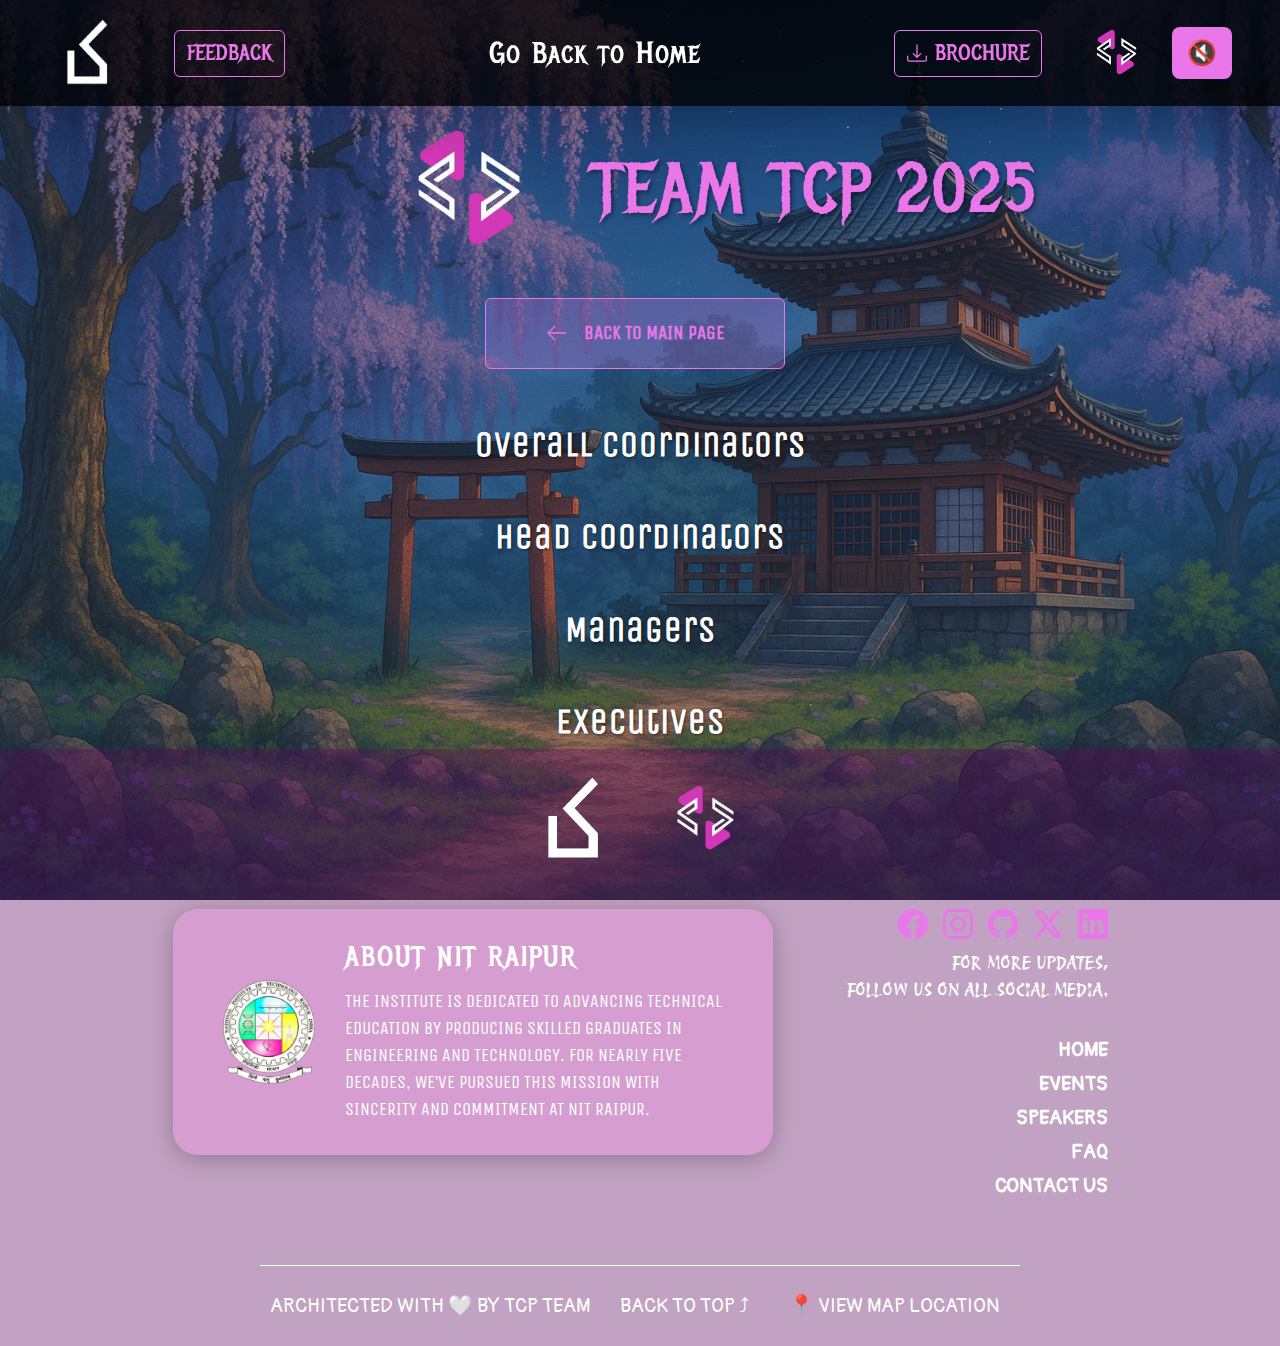
<file: team.html>
<!DOCTYPE html>
<html lang="en">
<head>
    <meta charset="UTF-8">
    <meta name="viewport" content="width=device-width, initial-scale=1.0">
    <title>Document</title>
      <link rel="stylesheet" href="https://cdn.jsdelivr.net/npm/bootstrap@5.3.6/dist/css/bootstrap.min.css">
  <link href="https://fonts.googleapis.com/css2?family=Press+Start+2P&display=swap" rel="stylesheet">
    <link rel="preconnect" href="https://fonts.googleapis.com">
  <link rel="preconnect" href="https://fonts.gstatic.com" crossorigin>
  <link href="https://fonts.googleapis.com/css2?family=Metal+Mania&display=swap" rel="stylesheet">
  <link href="https://fonts.googleapis.com/css2?family=Almendra+SC&family=Unica+One&display=swap" rel="stylesheet">
<link href="https://fonts.googleapis.com/css2?family=Alumni+Sans+Pinstripe:ital@0;1&display=swap" rel="stylesheet">
<link href="https://fonts.googleapis.com/css2?family=Pangolin&display=swap" rel="stylesheet">
<link href="https://fonts.googleapis.com/css2?family=Protest+Revolution&display=swap" rel="stylesheet">
<style>
    body {
  margin: 0;
  padding: 0;
  min-height: 100vh;
  background: url('./Demon slayer.png') center/cover no-repeat;
  background-attachment: fixed;
  font-family: 'Press Start 2P', monospace;
  color: #fff;
}

body, html {
      height: 100%;
      margin: 0;
      padding: 0;
    }

    body {
  min-height: 100vh;
  margin: 0;
  padding: 0;
  background: url("./Demon slayer.png") no-repeat center center fixed;
  background-size: cover;
}



    nav.navbar {
      background-color: rgba(0, 0, 0, 0.8) !important; 
      font-size: 18px;
      font-family: 'Metal Mania', system-ui;
      z-index: 1000;
      display: flex;
      justify-content: space-around;
    }

    .navbar .nav-link {
      color: #ffffff !important;
      transition: color 0.3s ease;
      font-size: 30px;
    }

    .navbar .nav-link:hover {
      color: #e977e9 !important;
    }

    .navbar-brand {
      font-size: 30px;
      display: flex;
      align-items: center;
      gap: 12px;
    }

    .navbar-brand img {
      height: 80px;
      width: 80px;
    }

    .font {
      font-family: 'BloodCrow';
      font-size: 50px;
      color: #e977e9;
    }

    .navbar-nav {
      gap: 20px;
    }

    .nav-link {
      font-size: 24px;
      letter-spacing: 1px;
    }

    .btn-outline-primary {
      --bs-btn-color: #e977e9;
      --bs-btn-border-color: #e977e9;
      --bs-btn-hover-color: #fff;
      --bs-btn-hover-bg: #dc36dc;
      --bs-btn-hover-border-color: #dc36dc;
      --bs-btn-focus-shadow-rgb: 13, 110, 253;
      --bs-btn-active-color: #fff;
      --bs-btn-active-bg: #bf20af;
      --bs-btn-active-border-color: #bf20af;
      --bs-btn-active-shadow: inset 0 3px 5px rgba(0, 0, 0, 0.125);
      --bs-btn-disabled-color: #dc36dc;
      --bs-btn-disabled-bg: transparent;
      --bs-btn-disabled-border-color: #dc36dc;
      --bs-gradient: none;
      margin-left: 30px;
      margin-right: 40px;
    }

    .btn {
      --bs-btn-font-size: 22px;
    }


    .container-fluid {
      display: grid;
      grid-template-columns: auto 1fr auto;
      align-items: center;
    }
 .heading {
    margin-left: 380px;
    margin-top: 100px;
    display: flex
;
    flex-direction: row;
    /* justify-content: center; */
    align-items: center;
    gap: 32px;
}
.heading img {
    height: 180px;
    width: 180px;
    object-fit: contain;
}
.heading h1 {
    font-family: "Metal Mania", cursive;
    font-size: 70px;
    color: #e977e9;
    margin: 0;
    letter-spacing: 2px;
    text-shadow: 2px 2px 4px #00000070;
}

.main-btn-container {
    margin-top: 18px; 
    text-align: center;
}

.coordinator-list {
    display: flex
;
    flex-direction: column;
    align-items: center;
    margin-top: 50px;
    gap: 40px;
}

.coordinator-list .text {
    font-family: 'Unica One', cursive;
    font-size: 35px;
    color: #fff;
    font-weight: 600;
    letter-spacing: 1px;
    text-shadow: 1px 1px 3px #00000070;
}

.back-btn {
    background-color: #e977e93c;
    
    padding: 20px;
    width: 300px;
    font-family: 'Unica One', cursive;
    font-weight: 600;
    display: inline-flex;
    align-items: center;
    justify-content: center;
    gap: 8px;
    font-size: 1.2rem;
}

.main{
    display: flex;
    flex-direction: column;
}
@media (max-width: 600px) {
  .heading {
    flex-direction: column;
    gap: 16px;
    margin-top: 80px;
  }
  .heading img {
    height: 90px;
    width: 90px;
  }
  .heading h1 {
    font-size: 2rem;
  }
}

.footer-content {
  background-color: #5a065a5f;
  padding: 20px;
  display: flex;
  flex-direction: column;
  align-items: center;
  gap: 24px;
}

.footer-logos {
  display: flex;
  justify-content: center;
  gap: 32px;
  width: 100%;
  margin-bottom: 16px;
}

.footer-main {
  display: flex;
  justify-content: center;
  align-items: flex-start;
  gap: 60px;
  width: 100%;
  max-width: 1200px;
}

.about {
  background-color: #ff95ec55;
  border-radius: 25px;
  display: flex;
  align-items: center;
  padding: 32px 40px;
  max-width: 600px;
  min-width: 350px;
  color: #fff;
  box-shadow: 0 4px 24px rgba(0,0,0,0.25);
}

.about .logo {
  width: 120px;
  height: 120px;
  margin-right: 24px;
}

.about-text h2 {
  font-family: 'Metal Mania', system-ui;
  font-size: 28px;
  margin-bottom: 14px;
  color: #fff;
  letter-spacing: 2px;
}

.about-text p {
  font-family: 'Unica One', sans-serif;
  font-size: 18px;
  color: #fff;
  margin: 0;
  line-height: 1.5;
}

.footer-side {
  display: flex;
  flex-direction: column;
  align-items: flex-end;
  gap: 16px;
}

.social-section {
  text-align: right;
}

.social-section p {
  font-family: "Protest Revolution";
  font-size: 18px;
  text-align: right;
}

.social-icons {
  margin-left: 65px;
  display: flex;
  gap: 15px;
  margin-bottom: 10px;
  color: white;
}

.social-icons a img {
  width: 28px;
  margin: 0 4px;
  filter: brightness(0) invert(1);
}

.nav-links {
  font-family: "Pangolin";
  font-size: 20px;
  display: flex;
  flex-direction: column;
  text-align: right;
  gap: 4px;
}

.nav-links a {
  color: white;
  text-decoration: none;
  font-weight: bold;
  transition: color 0.2s;
}
.nav-links a:hover {
  color: #e977e9;
}

.footer-bottom {
  margin-top: 40px;
  border-top: 1px solid white;
  padding-top: 20px;
  display: flex;
  flex-wrap: wrap;
  justify-content: space-between;
  align-items: center;
  font-size: 10px;
}

.footer-bottom p, .footer-bottom a {
  font-family: "Pangolin";
  font-size: 20px;
  margin: 5px 10px;
  color: white;
  text-decoration: none;
}
.footer-bottom p:hover, .footer-bottom a:hover {
color: #e970e9;
}

.heart {
  color: red;
}

.team-link {
  color: yellow;
  text-decoration: underline;
}

.top-link, .map-link {
  color: white;
}
.social-icons a svg {
  fill: #e977e9 !important; 
  transition: fill 0.3s;
  height: 30px;
  width: 30px;
  
}

.social-icons a:hover svg {
  fill: #fff !important;    
}

#sound-toggle {
  margin-left: 20px;
  background: #e977e9;
  color: #fff;
  border: none;
  border-radius: 8px;
  padding: 8px 15px;
  cursor: pointer;
  transition: background 0.2s;
}
#sound-toggle:hover {
  background: #c05cc0;
}

@media (max-width: 900px) {
  .footer-main {
    flex-direction: column;
    align-items: center;
    gap: 32px;
  }
  .footer-side {
    align-items: center;
    text-align: center;
  }
  .about {
    flex-direction: column;
    align-items: center;
    min-width: 0;
    padding: 24px 16px;
  }
  .about .logo {
    margin: 0 0 16px 0;
  }
}


</style>
</head>
<body>
    <nav class="navbar navbar-expand-lg navbar-dark bg-dark fixed-top shadow-lg">
    <div class="container-fluid px-5 d-flex justify-content-between align-items-center">
      
      <a class="navbar-brand d-flex align-items-center gap-3" href="#">
        <img src="./codeutsava logo.png" alt="CodeUtsava logo" width="50" height="50" />
      </a>
      <div class="d-none d-lg-block">
        <button type="button" class="btn btn-outline-primary">FEEDBACK</button>
      </div>
      
      <div class="collapse navbar-collapse justify-content-center" id="navbarNav">
        <ul class="navbar-nav d-flex justify-content-center gap-4">
          <li class="nav-item"><a class="nav-link active" href="./home.html">Go Back to Home</a></li>
          
        </ul>
      </div>
      <div class="d-none d-lg-block">
        <a href="./Brochure.pdf" download="Brochure" class="btn btn-outline-primary" style="display: inline-flex; align-items: center; gap: 8px;">
          <svg xmlns="http://www.w3.org/2000/svg" width="20" height="20" fill="currentColor" class="bi bi-download" viewBox="0 0 16 16">
            <path d="M.5 9.9a.5.5 0 0 1 .5.5v2.5a1 1 0 0 0 1 1h12a1 1 0 0 0 1-1v-2.5a.5.5 0 0 1 1 0v2.5a2 2 0 0 1-2 2H2a2 2 0 0 1-2-2v-2.5a.5.5 0 0 1 .5-.5"/>
            <path d="M7.646 11.854a.5.5 0 0 0 .708 0l3-3a.5.5 0 0 0-.708-.708L8.5 10.293V1.5a.5.5 0 0 0-1 0v8.793L5.354 8.146a.5.5 0 1 0-.708.708z"/>
          </svg>
          BROCHURE
        </a>
      </div>
      
      <img src="./tcpLogo.png" alt="TCP logo" width="70" height="70" />
            <audio id="my-audio" src="background_audio.mp3" loop></audio>


<button id="sound-toggle" aria-pressed="false" style="font-size: 24px;">
  🔇
</button>
     
      <button class="navbar-toggler" type="button" data-bs-toggle="collapse"
        data-bs-target="#navbarNav" aria-controls="navbarNav" aria-expanded="false"
        aria-label="Toggle navigation">
        <span class="navbar-toggler-icon"></span>
      </button>
    </div>
  </nav>
<div class="main">
    <div class="heading">
        <img src="./tcpLogo.png" alt="TCP Logo">
        <h1>TEAM TCP 2025</h1>
    </div>
    
    <div class="d-none d-lg-block main-btn-container">
        <a href="./home.html" class="btn btn-outline-primary back-btn">
           
            <svg xmlns="http://www.w3.org/2000/svg" width="22" height="22" fill="currentColor" style="margin-right:8px;" viewBox="0 0 16 16">
                <path fill-rule="evenodd" d="M15 8a.5.5 0 0 1-.5.5H2.707l4.147 4.146a.5.5 0 0 1-.708.708l-5-5a.5.5 0 0 1 0-.708l5-5a.5.5 0 1 1 .708.708L2.707 7.5H14.5A.5.5 0 0 1 15 8z"/>
            </svg>
            BACK TO MAIN PAGE
        </a>
    </div>
   
    <div class="coordinator-list">
        <div class="text">Overall Coordinators</div>
        <div class="text">Head Coordinators</div>
        <div class="text">Managers</div>
        <div class="text">Executives</div>
    </div>
</div>


  <footer class="footer">
  <div class="footer-content">
    <div class="footer-logos">
      <img src="./codeutsava logo.png" height="100" width="100" alt="Code Utsava Logo">
      <img src="./tcpLogo.png" height="100" width="100" alt="TCP Logo">
    </div>
    <div class="footer-main">
      <div class="about">
        <img src="./nitLogo.png" alt="NIT Logo" class="logo">
        <div class="about-text">
          <h2>ABOUT NIT RAIPUR</h2>
          <p>
            THE INSTITUTE IS DEDICATED TO ADVANCING TECHNICAL EDUCATION BY PRODUCING SKILLED GRADUATES IN ENGINEERING AND TECHNOLOGY. FOR NEARLY FIVE DECADES, WE’VE PURSUED THIS MISSION WITH SINCERITY AND COMMITMENT AT NIT RAIPUR.
          </p>
        </div>
      </div>
      <div class="footer-side">
        <div class="social-section">
          <div class="social-icons">
           
             <a href="https://www.facebook.com/codeutsava/"><svg xmlns="http://www.w3.org/2000/svg" width="16" height="16" fill="currentColor" class="bi bi-facebook" viewBox="0 0 16 16">
  <path d="M16 8.049c0-4.446-3.582-8.05-8-8.05C3.58 0-.002 3.603-.002 8.05c0 4.017 2.926 7.347 6.75 7.951v-5.625h-2.03V8.05H6.75V6.275c0-2.017 1.195-3.131 3.022-3.131.876 0 1.791.157 1.791.157v1.98h-1.009c-.993 0-1.303.621-1.303 1.258v1.51h2.218l-.354 2.326H9.25V16c3.824-.604 6.75-3.934 6.75-7.951"/>
</svg></a>
        <a href="https://www.instagram.com/codeutsavanitrr/"><svg xmlns="http://www.w3.org/2000/svg" width="16" height="16" fill="currentColor" class="bi bi-instagram" viewBox="0 0 16 16">
  <path d="M8 0C5.829 0 5.556.01 4.703.048 3.85.088 3.269.222 2.76.42a3.9 3.9 0 0 0-1.417.923A3.9 3.9 0 0 0 .42 2.76C.222 3.268.087 3.85.048 4.7.01 5.555 0 5.827 0 8.001c0 2.172.01 2.444.048 3.297.04.852.174 1.433.372 1.942.205.526.478.972.923 1.417.444.445.89.719 1.416.923.51.198 1.09.333 1.942.372C5.555 15.99 5.827 16 8 16s2.444-.01 3.298-.048c.851-.04 1.434-.174 1.943-.372a3.9 3.9 0 0 0 1.416-.923c.445-.445.718-.891.923-1.417.197-.509.332-1.09.372-1.942C15.99 10.445 16 10.173 16 8s-.01-2.445-.048-3.299c-.04-.851-.175-1.433-.372-1.941a3.9 3.9 0 0 0-.923-1.417A3.9 3.9 0 0 0 13.24.42c-.51-.198-1.092-.333-1.943-.372C10.443.01 10.172 0 7.998 0zm-.717 1.442h.718c2.136 0 2.389.007 3.232.046.78.035 1.204.166 1.486.275.373.145.64.319.92.599s.453.546.598.92c.11.281.24.705.275 1.485.039.843.047 1.096.047 3.231s-.008 2.389-.047 3.232c-.035.78-.166 1.203-.275 1.485a2.5 2.5 0 0 1-.599.919c-.28.28-.546.453-.92.598-.28.11-.704.24-1.485.276-.843.038-1.096.047-3.232.047s-2.39-.009-3.233-.047c-.78-.036-1.203-.166-1.485-.276a2.5 2.5 0 0 1-.92-.598 2.5 2.5 0 0 1-.6-.92c-.109-.281-.24-.705-.275-1.485-.038-.843-.046-1.096-.046-3.233s.008-2.388.046-3.231c.036-.78.166-1.204.276-1.486.145-.373.319-.64.599-.92s.546-.453.92-.598c.282-.11.705-.24 1.485-.276.738-.034 1.024-.044 2.515-.045zm4.988 1.328a.96.96 0 1 0 0 1.92.96.96 0 0 0 0-1.92m-4.27 1.122a4.109 4.109 0 1 0 0 8.217 4.109 4.109 0 0 0 0-8.217m0 1.441a2.667 2.667 0 1 1 0 5.334 2.667 2.667 0 0 1 0-5.334"/>
</svg></a>
        <a href="https://github.com/TCP-Tech"><svg xmlns="http://www.w3.org/2000/svg" width="16" height="16" fill="currentColor" class="bi bi-github" viewBox="0 0 16 16">
  <path d="M8 0C3.58 0 0 3.58 0 8c0 3.54 2.29 6.53 5.47 7.59.4.07.55-.17.55-.38 0-.19-.01-.82-.01-1.49-2.01.37-2.53-.49-2.69-.94-.09-.23-.48-.94-.82-1.13-.28-.15-.68-.52-.01-.53.63-.01 1.08.58 1.23.82.72 1.21 1.87.87 2.33.66.07-.52.28-.87.51-1.07-1.78-.2-3.64-.89-3.64-3.95 0-.87.31-1.59.82-2.15-.08-.2-.36-1.02.08-2.12 0 0 .67-.21 2.2.82.64-.18 1.32-.27 2-.27s1.36.09 2 .27c1.53-1.04 2.2-.82 2.2-.82.44 1.1.16 1.92.08 2.12.51.56.82 1.27.82 2.15 0 3.07-1.87 3.75-3.65 3.95.29.25.54.73.54 1.48 0 1.07-.01 1.93-.01 2.2 0 .21.15.46.55.38A8.01 8.01 0 0 0 16 8c0-4.42-3.58-8-8-8"/>
</svg></a>
        <a href="https://x.com/i/flow/login?redirect_after_login=%2Fcodeutsavanitrr"><svg xmlns="http://www.w3.org/2000/svg" width="16" height="16" fill="currentColor" class="bi bi-twitter-x" viewBox="0 0 16 16">
  <path d="M12.6.75h2.454l-5.36 6.142L16 15.25h-4.937l-3.867-5.07-4.425 5.07H.316l5.733-6.57L0 .75h5.063l3.495 4.633L12.601.75Zm-.86 13.028h1.36L4.323 2.145H2.865z"/>
</svg></a>
        <a href="https://www.linkedin.com/company/codeutsava/"><svg xmlns="http://www.w3.org/2000/svg" width="16" height="16" fill="currentColor" class="bi bi-linkedin" viewBox="0 0 16 16">
  <path d="M0 1.146C0 .513.526 0 1.175 0h13.65C15.474 0 16 .513 16 1.146v13.708c0 .633-.526 1.146-1.175 1.146H1.175C.526 16 0 15.487 0 14.854zm4.943 12.248V6.169H2.542v7.225zm-1.2-8.212c.837 0 1.358-.554 1.358-1.248-.015-.709-.52-1.248-1.342-1.248S2.4 3.226 2.4 3.934c0 .694.521 1.248 1.327 1.248zm4.908 8.212V9.359c0-.216.016-.432.08-.586.173-.431.568-.878 1.232-.878.869 0 1.216.662 1.216 1.634v3.865h2.401V9.25c0-2.22-1.184-3.252-2.764-3.252-1.274 0-1.845.7-2.165 1.193v.025h-.016l.016-.025V6.169h-2.4c.03.678 0 7.225 0 7.225z"/>
</svg></a>
          </div>
          <p>FOR MORE UPDATES,<br>FOLLOW US ON ALL SOCIAL MEDIA.</p>
        </div>
        <div class="nav-links">
          <a href="#">HOME</a>
          <a href="#">EVENTS</a>
          <a href="#">SPEAKERS</a>
          <a href="./faq.html">FAQ</a>
          <a href="./contact-us.html">CONTACT US</a>
        </div>
      </div>
    </div>
    <div class="footer-bottom">
    <p>ARCHITECTED WITH <span class="heart">🤍</span> BY TCP TEAM</p>
    <p><a href="#" class="top-link">BACK TO TOP ⤴</a></p>
    <p><a href="https://maps.app.goo.gl/99L4TmsLr4G1jB5HA" class="map-link">📍 VIEW MAP LOCATION</a></p>
  </div>
  </div>
  
</footer>

<script>
    const audio = document.getElementById('my-audio');
const btn = document.getElementById('sound-toggle');

let soundOn = false;

btn.addEventListener('click', () => {
  soundOn = !soundOn;
  if (soundOn) {
    audio.muted = false;
    audio.play();
    btn.innerHTML = '🔊';
    btn.setAttribute('aria-pressed', 'true');
  } else {
    audio.pause();
    btn.innerHTML = '🔇';
    btn.setAttribute('aria-pressed', 'false');
  }
});
</script>


</div>
</body>
</html>
</file>
<file: stylesheet.css>
@font-face {
    font-family: 'Blood Crow';
    src: url('BloodCrow.woff2') format('woff2'),
        url('BloodCrow.woff') format('woff'),
        url('BloodCrow.ttf') format('truetype');
    font-weight: normal;
    font-style: normal;
    font-display: swap;
}

@font-face {
    font-family: 'Blood Crow Condensed';
    src: url('BloodCrowCondensedItalic.woff2') format('woff2'),
        url('BloodCrowCondensedItalic.woff') format('woff'),
        url('BloodCrowCondensedItalic.ttf') format('truetype');
    font-weight: normal;
    font-style: italic;
    font-display: swap;
}

@font-face {
    font-family: 'Blood Crow Condensed';
    src: url('BloodCrowCondensed.woff2') format('woff2'),
        url('BloodCrowCondensed.woff') format('woff'),
        url('BloodCrowCondensed.ttf') format('truetype');
    font-weight: normal;
    font-style: normal;
    font-display: swap;
}

@font-face {
    font-family: 'Blood Crow Expanded';
    src: url('BloodCrowExpanded.woff2') format('woff2'),
        url('BloodCrowExpanded.woff') format('woff'),
        url('BloodCrowExpanded.ttf') format('truetype');
    font-weight: normal;
    font-style: normal;
    font-display: swap;
}

@font-face {
    font-family: 'Blood Crow Expanded';
    src: url('BloodCrowExpandedItalic.woff2') format('woff2'),
        url('BloodCrowExpandedItalic.woff') format('woff'),
        url('BloodCrowExpandedItalic.ttf') format('truetype');
    font-weight: normal;
    font-style: italic;
    font-display: swap;
}

@font-face {
    font-family: 'Blood Crow';
    src: url('BloodCrowItalic.woff2') format('woff2'),
        url('BloodCrowItalic.woff') format('woff'),
        url('BloodCrowItalic.ttf') format('truetype');
    font-weight: normal;
    font-style: italic;
    font-display: swap;
}

@font-face {
    font-family: 'Blood Crow Leftalic';
    src: url('BloodCrowLeftalic.woff2') format('woff2'),
        url('BloodCrowLeftalic.woff') format('woff'),
        url('BloodCrowLeftalic.ttf') format('truetype');
    font-weight: normal;
    font-style: italic;
    font-display: swap;
}

@font-face {
    font-family: 'Blood Crow Shadow';
    src: url('BloodCrowShadow.woff2') format('woff2'),
        url('BloodCrowShadow.woff') format('woff'),
        url('BloodCrowShadow.ttf') format('truetype');
    font-weight: normal;
    font-style: normal;
    font-display: swap;
}

@font-face {
    font-family: 'Blood Crow Shadow Condensed';
    src: url('BloodCrowShadowCondensed.woff2') format('woff2'),
        url('BloodCrowShadowCondensed.woff') format('woff'),
        url('BloodCrowShadowCondensed.ttf') format('truetype');
    font-weight: normal;
    font-style: normal;
    font-display: swap;
}

@font-face {
    font-family: 'Blood Crow Shadow Condensed';
    src: url('BloodCrowShadowCondensedItalic.woff2') format('woff2'),
        url('BloodCrowShadowCondensedItalic.woff') format('woff'),
        url('BloodCrowShadowCondensedItalic.ttf') format('truetype');
    font-weight: normal;
    font-style: italic;
    font-display: swap;
}

@font-face {
    font-family: 'Blood Crow Shadow';
    src: url('BloodCrowShadowItalic.woff2') format('woff2'),
        url('BloodCrowShadowItalic.woff') format('woff'),
        url('BloodCrowShadowItalic.ttf') format('truetype');
    font-weight: normal;
    font-style: italic;
    font-display: swap;
}
</file>
